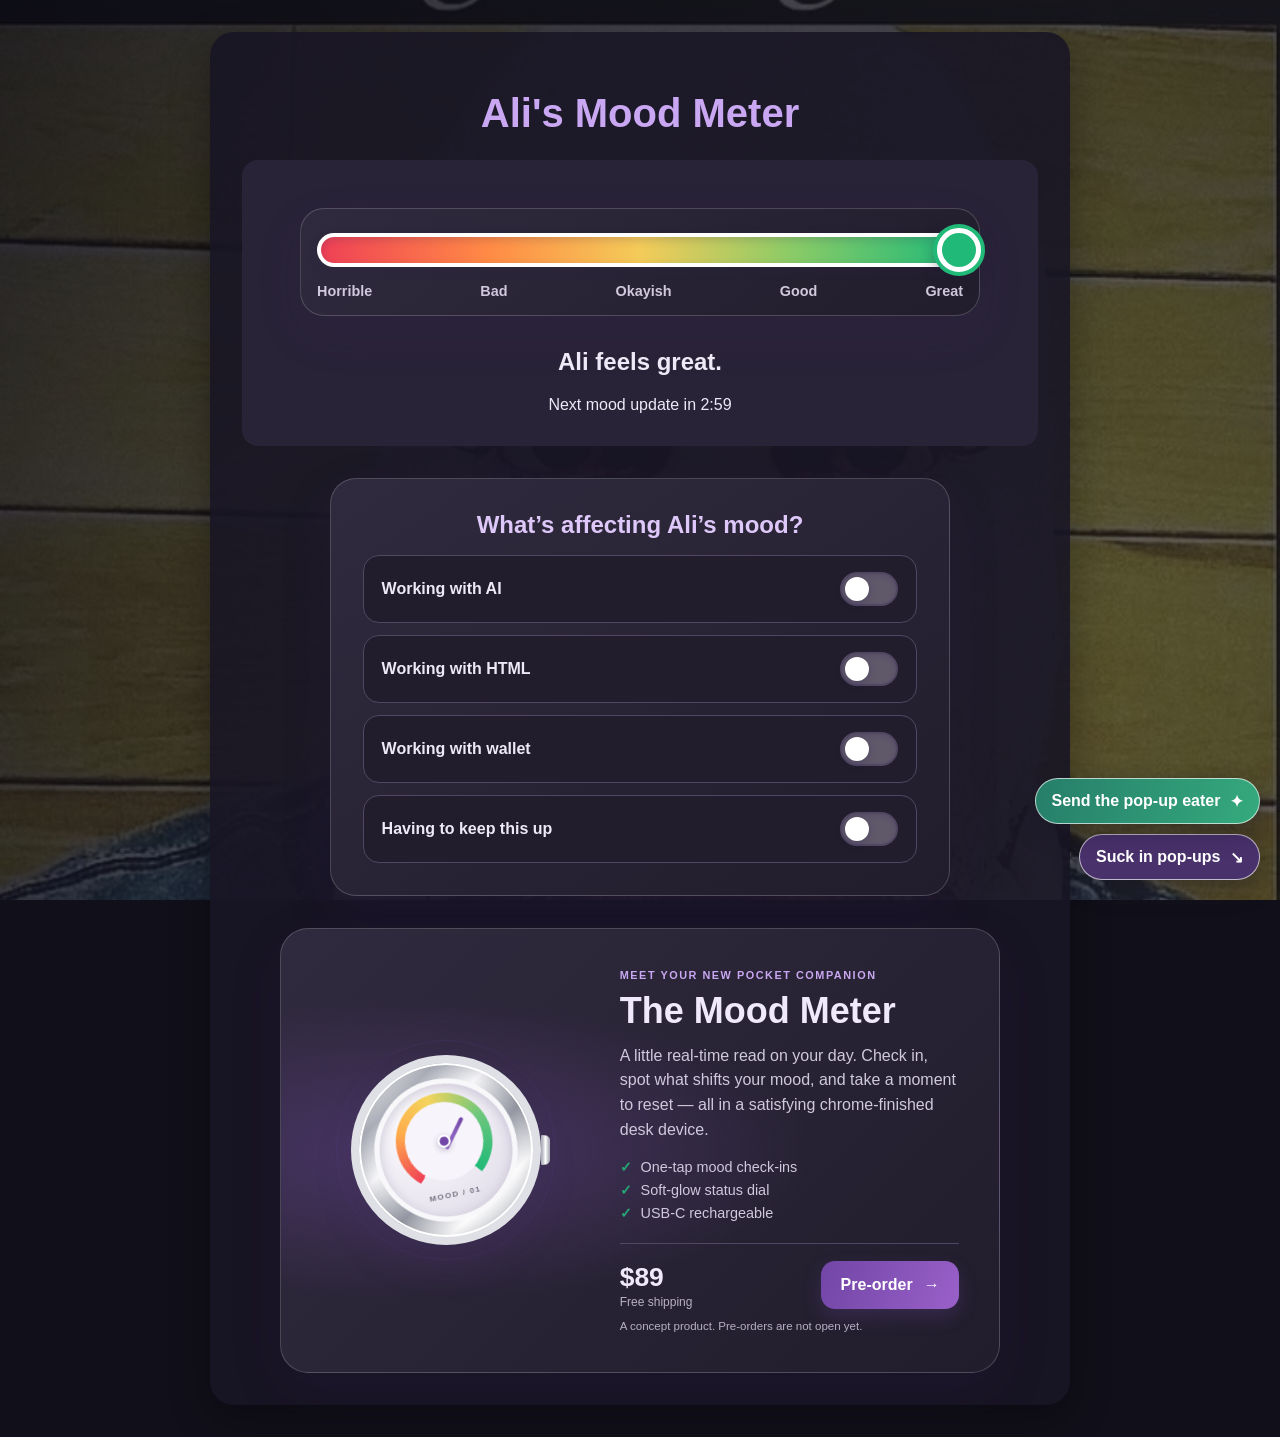
<file: index_html/index.html>
<!DOCTYPE html>
<html lang="en">
<head>
    <meta charset="UTF-8">
    <meta name="viewport" content="width=device-width, initial-scale=1.0">
    <title>Ali's Mood Meter</title>
    <link rel="stylesheet" href="css/style.css">
    <script src="js/mood-meter.js" defer></script>
    <script src="js/background-slideshow.js" defer></script>
    <script src="js/product.js" defer></script>
    <script src="js/time-theme.js" defer></script>
</head>
<body>
    <div class="background-slideshow" aria-hidden="true">
        <img id="background-a" class="background-image is-visible" alt="">
        <img id="background-b" class="background-image" alt="">
        <div class="background-shade"></div>
    </div>

    <main class="container">
        <h1>Ali's Mood Meter</h1>
        <section class="mood-display">
            <div
                id="mood-meter"
                class="mood-meter"
                role="meter"
                aria-label="Ali's mood"
                aria-valuemin="0"
                aria-valuemax="4"
                aria-valuenow="2"
                aria-valuetext="Okayish"
            >
                <div class="mood-meter-track">
                    <span id="mood-marker" class="mood-meter-marker"></span>
                </div>
                <div class="mood-meter-labels" aria-hidden="true">
                    <span>Horrible</span>
                    <span>Bad</span>
                    <span>Okayish</span>
                    <span>Good</span>
                    <span>Great</span>
                </div>
            </div>
            <h2 id="mood-message">Loading mood...</h2>
            <p>Next mood update in <span id="mood-countdown">3:00</span></p>
        </section>

        <section class="mood-controls" aria-labelledby="controls-title">
            <h2 id="controls-title">What’s affecting Ali’s mood?</h2>

            <label class="mood-switch">
                <span>Working with AI</span>
                <input class="mood-toggle" type="checkbox">
                <span class="switch-track" aria-hidden="true"></span>
            </label>

            <label class="mood-switch">
                <span>Working with HTML</span>
                <input class="mood-toggle" type="checkbox">
                <span class="switch-track" aria-hidden="true"></span>
            </label>

            <label class="mood-switch">
                <span>Working with wallet</span>
                <input class="mood-toggle" type="checkbox">
                <span class="switch-track" aria-hidden="true"></span>
            </label>

            <label class="mood-switch">
                <span>Having to keep this up</span>
                <input class="mood-toggle" type="checkbox">
                <span class="switch-track" aria-hidden="true"></span>
            </label>
        </section>

        <section class="product-card" aria-labelledby="product-title">
            <div class="product-visual" aria-hidden="true">
                <div class="device">
                    <div class="device-screen">
                        <div class="device-dial">
                            <span class="dial-needle"></span>
                            <span class="dial-hub"></span>
                        </div>
                        <span class="device-caption">MOOD / 01</span>
                    </div>
                    <div class="device-button"></div>
                </div>
                <span class="product-orbit product-orbit--one"></span>
                <span class="product-orbit product-orbit--two"></span>
            </div>

            <div class="product-copy">
                <p class="product-eyebrow">MEET YOUR NEW POCKET COMPANION</p>
                <h2 id="product-title">The Mood Meter</h2>
                <p class="product-description">
                    A little real-time read on your day. Check in, spot what shifts your mood,
                    and take a moment to reset — all in a satisfying chrome-finished desk device.
                </p>
                <ul class="product-features">
                    <li>One-tap mood check-ins</li>
                    <li>Soft-glow status dial</li>
                    <li>USB-C rechargeable</li>
                </ul>
                <div class="product-purchase">
                    <div>
                        <span class="product-price">$89</span>
                        <span class="product-shipping">Free shipping</span>
                    </div>
                    <button class="product-cta" id="preorder-button" type="button">
                        Pre-order
                        <span aria-hidden="true">→</span>
                    </button>
                </div>
                <p class="product-note">A concept product. Pre-orders are not open yet.</p>
            </div>
        </section>
    </main>

    <dialog class="product-dialog" id="product-dialog" aria-labelledby="dialog-title">
        <button class="dialog-close" id="dialog-close" type="button" aria-label="Close">×</button>
        <p class="product-eyebrow">THANKS FOR YOUR INTEREST</p>
        <h2 id="dialog-title">Coming soon-ish.</h2>
        <p>The Mood Meter is a concept device, so checkout isn't connected and no payment will be taken.</p>
        <button class="dialog-confirm" id="dialog-confirm" type="button">Got it</button>
    </dialog>

    <div id="photo-popups" class="photo-popups" aria-live="polite">
        <button id="suck-popups" class="popup-vacuum" type="button">
            Suck in pop-ups <span aria-hidden="true">↘</span>
        </button>
        <button id="eater-button" class="popup-eater-button" type="button">
            Send the pop-up eater <span aria-hidden="true">✦</span>
        </button>
        <span id="eater-status" class="visually-hidden" aria-live="polite"></span>
    </div>
</body>
</html>
</file>
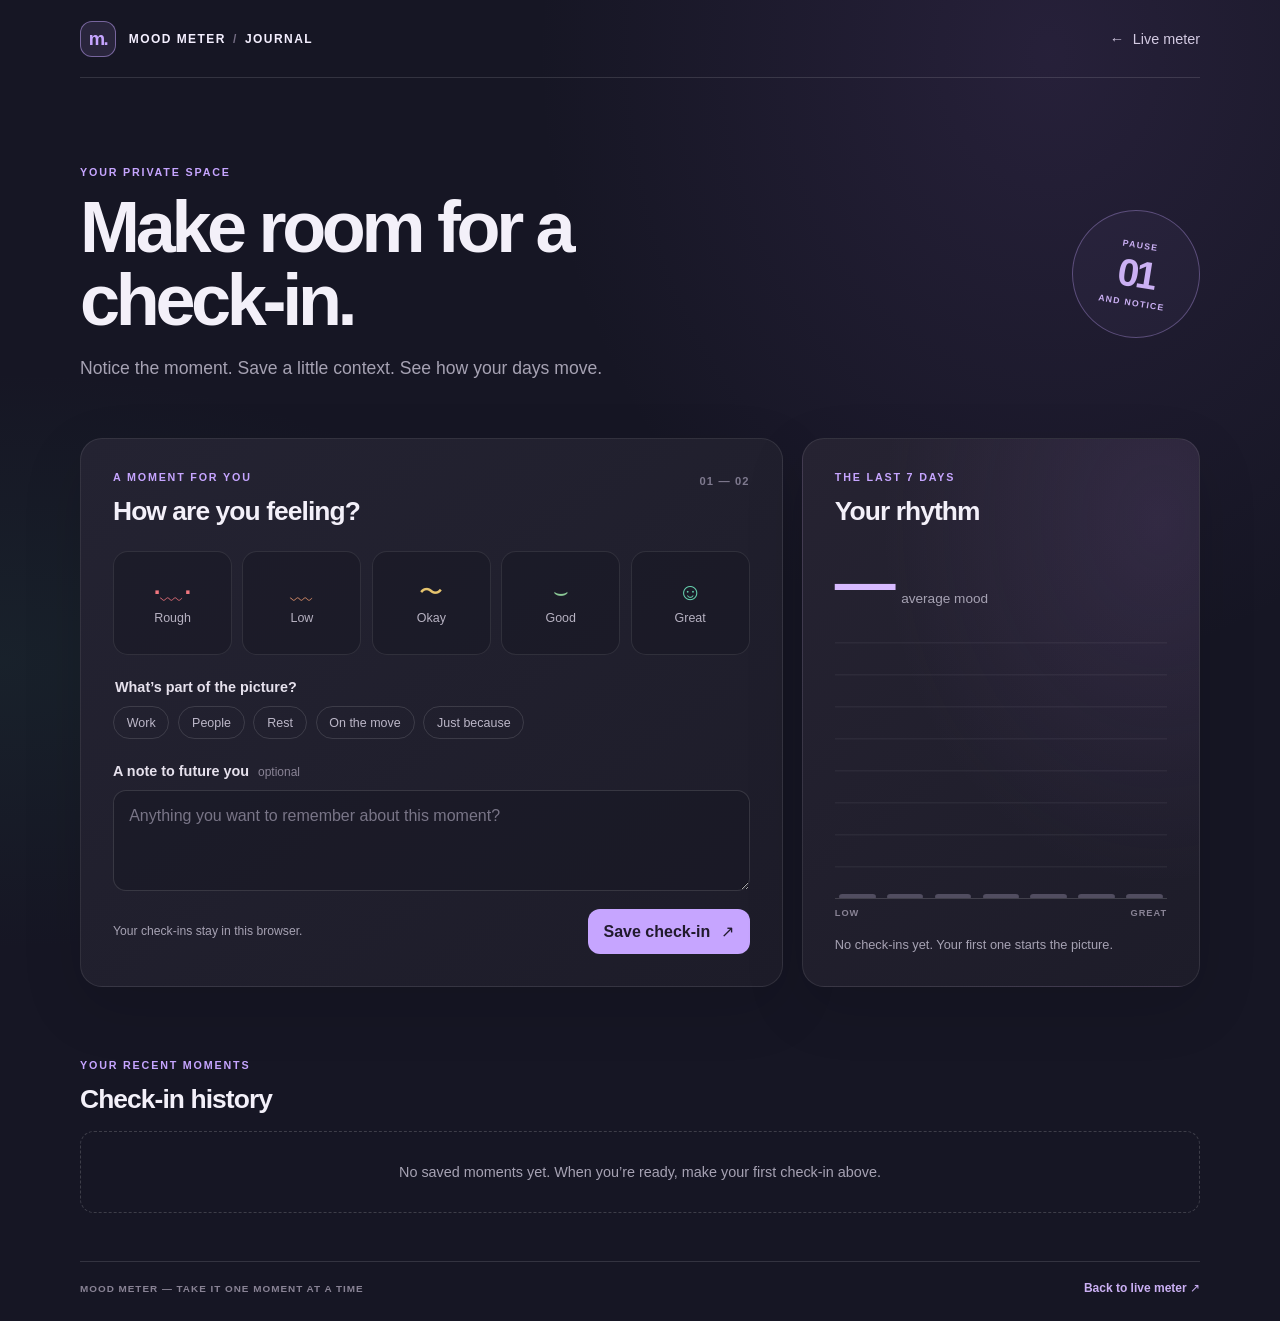
<file: dashboard.html>
<!DOCTYPE html>
<html lang="en">
<head>
    <meta charset="UTF-8">
    <meta name="viewport" content="width=device-width, initial-scale=1.0">
    <meta name="theme-color" content="#161624">
    <title>Mood Journal · Ali's Mood Meter</title>
    <link rel="stylesheet" href="css/dashboard.css">
    <script src="js/dashboard.js" defer></script>
</head>
<body>
    <main class="journal-shell">
        <header class="journal-header">
            <a class="brand" href="index.html" aria-label="Ali's Mood Meter home">
                <span class="brand-mark" aria-hidden="true">m.</span>
                <span>MOOD METER <span class="brand-divider">/</span> JOURNAL</span>
            </a>
            <a class="back-link" href="index.html"><span aria-hidden="true">←</span> Live meter</a>
        </header>

        <section class="welcome" aria-labelledby="welcome-title">
            <div>
                <p class="eyebrow">YOUR PRIVATE SPACE</p>
                <h1 id="welcome-title">Make room for a check-in.</h1>
                <p>Notice the moment. Save a little context. See how your days move.</p>
            </div>
            <div class="welcome-stamp" aria-hidden="true">
                <span>PAUSE</span>
                <strong>01</strong>
                <span>AND NOTICE</span>
            </div>
        </section>

        <div class="journal-grid">
            <section class="checkin-card" aria-labelledby="checkin-title">
                <div class="section-heading">
                    <div>
                        <p class="eyebrow">A MOMENT FOR YOU</p>
                        <h2 id="checkin-title">How are you feeling?</h2>
                    </div>
                    <span class="step-number">01 — 02</span>
                </div>

                <form id="mood-form">
                    <fieldset class="mood-picker">
                        <legend class="visually-hidden">Choose how you feel</legend>
                        <label class="mood-choice mood-choice--low">
                            <input type="radio" name="mood" value="0" required>
                            <span class="mood-face" aria-hidden="true">·﹏·</span>
                            <span>Rough</span>
                        </label>
                        <label class="mood-choice mood-choice--down">
                            <input type="radio" name="mood" value="1">
                            <span class="mood-face" aria-hidden="true">﹏</span>
                            <span>Low</span>
                        </label>
                        <label class="mood-choice mood-choice--okay">
                            <input type="radio" name="mood" value="2">
                            <span class="mood-face" aria-hidden="true">〜</span>
                            <span>Okay</span>
                        </label>
                        <label class="mood-choice mood-choice--good">
                            <input type="radio" name="mood" value="3">
                            <span class="mood-face" aria-hidden="true">⌣</span>
                            <span>Good</span>
                        </label>
                        <label class="mood-choice mood-choice--great">
                            <input type="radio" name="mood" value="4">
                            <span class="mood-face" aria-hidden="true">☺</span>
                            <span>Great</span>
                        </label>
                    </fieldset>

                    <fieldset class="context-picker">
                        <legend>What’s part of the picture?</legend>
                        <label><input type="checkbox" name="context" value="Work"> <span>Work</span></label>
                        <label><input type="checkbox" name="context" value="People"> <span>People</span></label>
                        <label><input type="checkbox" name="context" value="Rest"> <span>Rest</span></label>
                        <label><input type="checkbox" name="context" value="On the move"> <span>On the move</span></label>
                        <label><input type="checkbox" name="context" value="Just because"> <span>Just because</span></label>
                    </fieldset>

                    <label class="note-label" for="mood-note">A note to future you <span>optional</span></label>
                    <textarea id="mood-note" name="note" rows="3" maxlength="240" placeholder="Anything you want to remember about this moment?"></textarea>

                    <div class="form-footer">
                        <p id="form-status" role="status" aria-live="polite">Your check-ins stay in this browser.</p>
                        <button class="save-button" type="submit">Save check-in <span aria-hidden="true">↗</span></button>
                    </div>
                </form>
            </section>

            <aside class="insight-card" aria-labelledby="insight-title">
                <p class="eyebrow">THE LAST 7 DAYS</p>
                <h2 id="insight-title">Your rhythm</h2>
                <div class="average-score">
                    <strong id="weekly-average">—</strong>
                    <span>average mood</span>
                </div>
                <div class="weekly-chart" id="weekly-chart" aria-label="Mood check-ins from the last seven days"></div>
                <div class="chart-labels" aria-hidden="true">
                    <span>LOW</span>
                    <span>GREAT</span>
                </div>
                <p class="insight-caption" id="weekly-count">No check-ins yet. Your first one starts the picture.</p>
            </aside>
        </div>

        <section class="history-section" aria-labelledby="history-title">
            <div class="history-heading">
                <div>
                    <p class="eyebrow">YOUR RECENT MOMENTS</p>
                    <h2 id="history-title">Check-in history</h2>
                </div>
                <button class="clear-button" id="clear-history" type="button" hidden>Clear history</button>
            </div>
            <ol class="history-list" id="history-list"></ol>
            <p class="empty-state" id="empty-state">No saved moments yet. When you’re ready, make your first check-in above.</p>
        </section>

        <footer class="journal-footer">
            <span>MOOD METER — TAKE IT ONE MOMENT AT A TIME</span>
            <a href="index.html">Back to live meter <span aria-hidden="true">↗</span></a>
        </footer>
    </main>
</body>
</html>
</file>
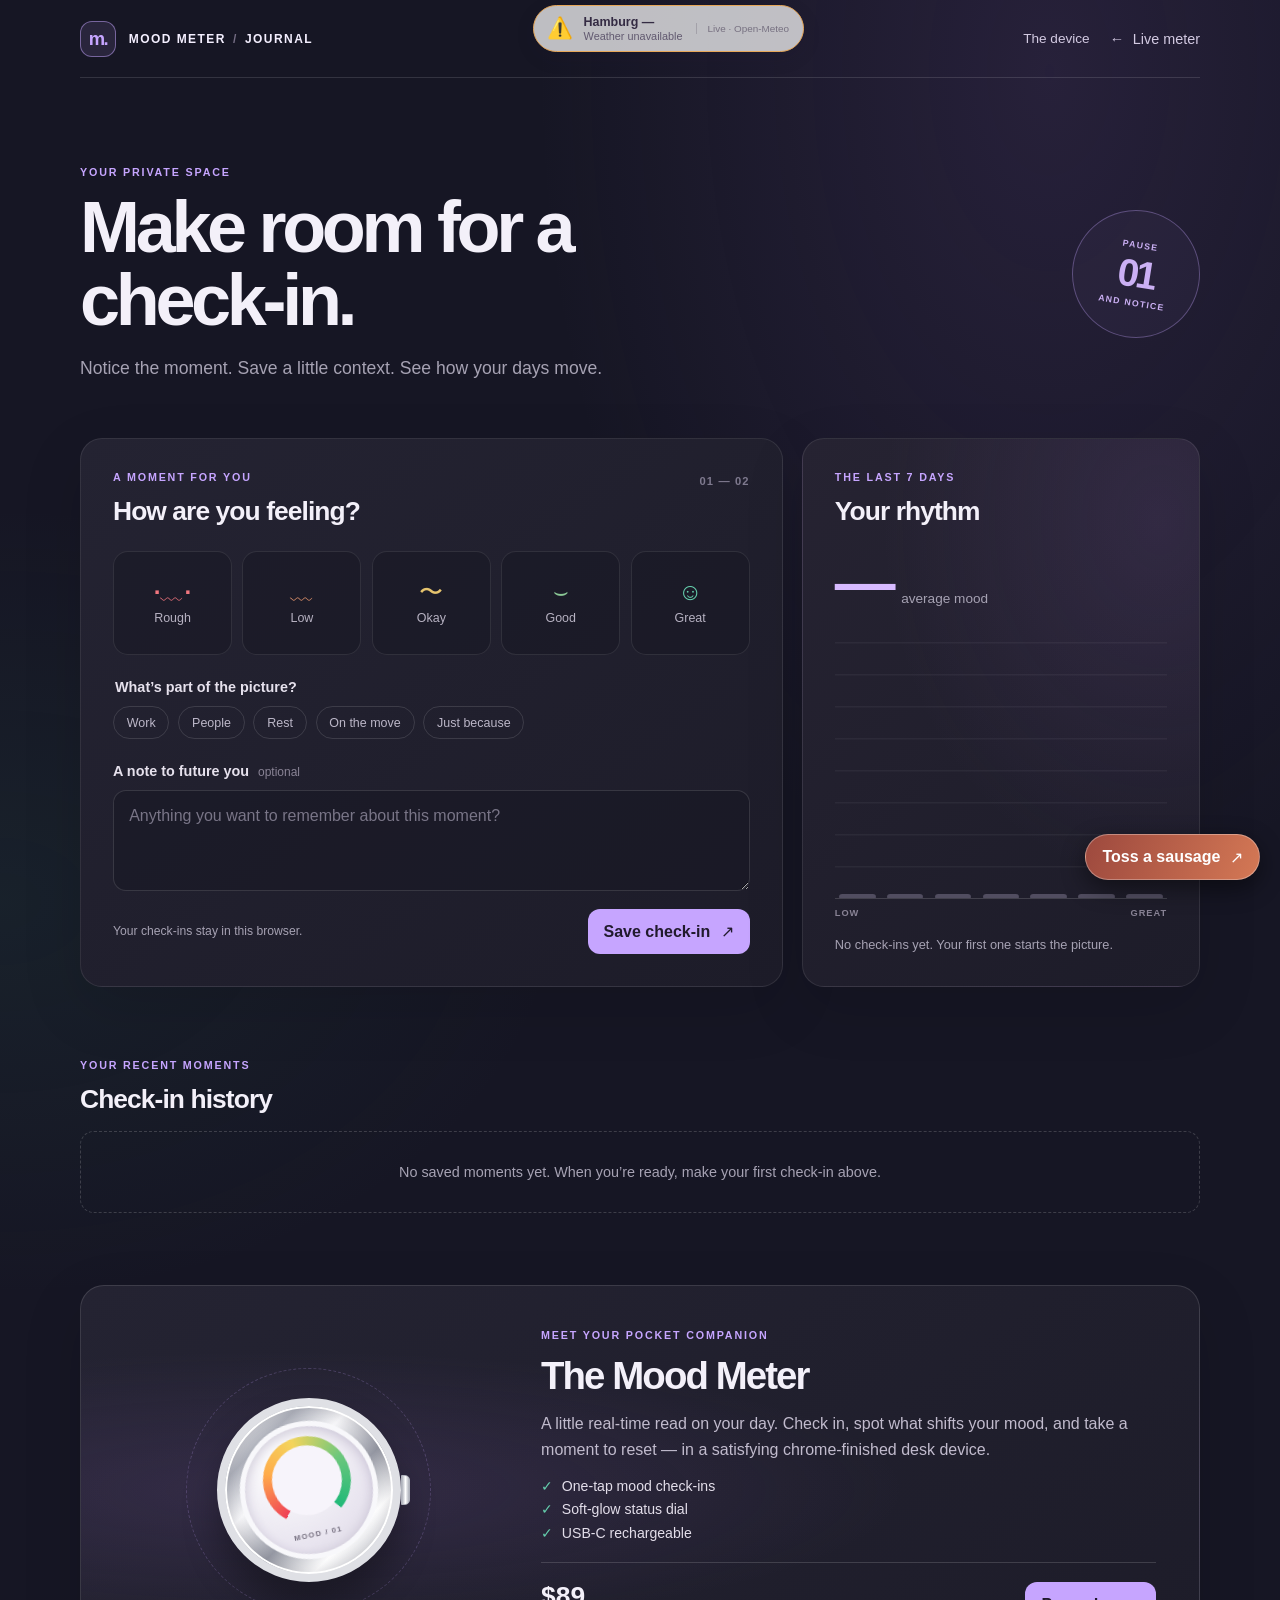
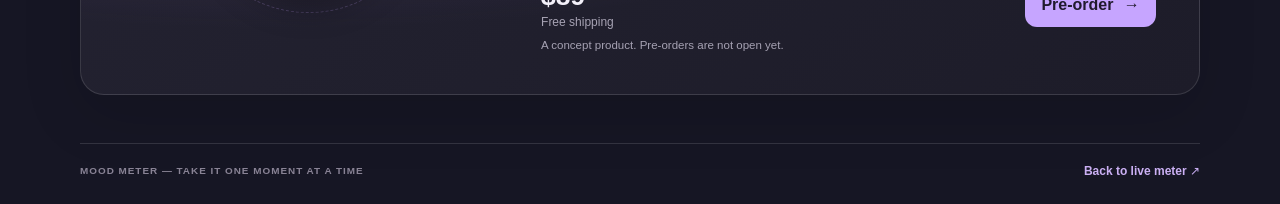
<file: index_html/dashboard.html>
<!DOCTYPE html>
<html lang="en">
<head>
    <meta charset="UTF-8">
    <meta name="viewport" content="width=device-width, initial-scale=1.0">
    <meta name="theme-color" content="#161624">
    <title>Mood Journal · Ali's Mood Meter</title>
    <link rel="stylesheet" href="css/dashboard.css">
    <link rel="stylesheet" href="css/weather.css">
    <script src="js/dashboard.js" defer></script>
    <script src="js/weather.js" defer></script>
</head>
<body>
    <main class="journal-shell">
        <header class="journal-header">
            <a class="brand" href="index.html" aria-label="Ali's Mood Meter home">
                <span class="brand-mark" aria-hidden="true">m.</span>
                <span>MOOD METER <span class="brand-divider">/</span> JOURNAL</span>
            </a>
            <div class="weather-widget" id="weather-widget" aria-live="polite">
                <span class="weather-icon" id="weather-icon" aria-hidden="true">⛅</span>
                <span class="weather-copy">
                    <strong>Hamburg <span id="weather-temperature">—</span></strong>
                    <span id="weather-description">Loading local weather…</span>
                </span>
                <span class="weather-source">Live · Open-Meteo</span>
            </div>
            <nav class="journal-nav" aria-label="Site pages">
                <a class="product-nav-link" href="#mood-meter-product">The device</a>
                <a class="back-link" href="index.html"><span aria-hidden="true">←</span> Live meter</a>
            </nav>
        </header>

        <section class="welcome" aria-labelledby="welcome-title">
            <div>
                <p class="eyebrow">YOUR PRIVATE SPACE</p>
                <h1 id="welcome-title">Make room for a check-in.</h1>
                <p>Notice the moment. Save a little context. See how your days move.</p>
            </div>
            <div class="welcome-stamp" aria-hidden="true">
                <span>PAUSE</span>
                <strong>01</strong>
                <span>AND NOTICE</span>
            </div>
        </section>

        <div class="journal-grid">
            <section class="checkin-card" aria-labelledby="checkin-title">
                <div class="section-heading">
                    <div>
                        <p class="eyebrow">A MOMENT FOR YOU</p>
                        <h2 id="checkin-title">How are you feeling?</h2>
                    </div>
                    <span class="step-number">01 — 02</span>
                </div>

                <form id="mood-form">
                    <fieldset class="mood-picker">
                        <legend class="visually-hidden">Choose how you feel</legend>
                        <label class="mood-choice mood-choice--low">
                            <input type="radio" name="mood" value="0" required>
                            <span class="mood-face" aria-hidden="true">·﹏·</span>
                            <span>Rough</span>
                        </label>
                        <label class="mood-choice mood-choice--down">
                            <input type="radio" name="mood" value="1">
                            <span class="mood-face" aria-hidden="true">﹏</span>
                            <span>Low</span>
                        </label>
                        <label class="mood-choice mood-choice--okay">
                            <input type="radio" name="mood" value="2">
                            <span class="mood-face" aria-hidden="true">〜</span>
                            <span>Okay</span>
                        </label>
                        <label class="mood-choice mood-choice--good">
                            <input type="radio" name="mood" value="3">
                            <span class="mood-face" aria-hidden="true">⌣</span>
                            <span>Good</span>
                        </label>
                        <label class="mood-choice mood-choice--great">
                            <input type="radio" name="mood" value="4">
                            <span class="mood-face" aria-hidden="true">☺</span>
                            <span>Great</span>
                        </label>
                    </fieldset>

                    <fieldset class="context-picker">
                        <legend>What’s part of the picture?</legend>
                        <label><input type="checkbox" name="context" value="Work"> <span>Work</span></label>
                        <label><input type="checkbox" name="context" value="People"> <span>People</span></label>
                        <label><input type="checkbox" name="context" value="Rest"> <span>Rest</span></label>
                        <label><input type="checkbox" name="context" value="On the move"> <span>On the move</span></label>
                        <label><input type="checkbox" name="context" value="Just because"> <span>Just because</span></label>
                    </fieldset>

                    <label class="note-label" for="mood-note">A note to future you <span>optional</span></label>
                    <textarea id="mood-note" name="note" rows="3" maxlength="240" placeholder="Anything you want to remember about this moment?"></textarea>

                    <div class="form-footer">
                        <p id="form-status" role="status" aria-live="polite">Your check-ins stay in this browser.</p>
                        <button class="save-button" type="submit">Save check-in <span aria-hidden="true">↗</span></button>
                    </div>
                </form>
            </section>

            <aside class="insight-card" aria-labelledby="insight-title">
                <p class="eyebrow">THE LAST 7 DAYS</p>
                <h2 id="insight-title">Your rhythm</h2>
                <div class="average-score">
                    <strong id="weekly-average">—</strong>
                    <span>average mood</span>
                </div>
                <div class="weekly-chart" id="weekly-chart" aria-label="Mood check-ins from the last seven days"></div>
                <div class="chart-labels" aria-hidden="true">
                    <span>LOW</span>
                    <span>GREAT</span>
                </div>
                <p class="insight-caption" id="weekly-count">No check-ins yet. Your first one starts the picture.</p>
            </aside>
        </div>

        <section class="history-section" aria-labelledby="history-title">
            <div class="history-heading">
                <div>
                    <p class="eyebrow">YOUR RECENT MOMENTS</p>
                    <h2 id="history-title">Check-in history</h2>
                </div>
                <button class="clear-button" id="clear-history" type="button" hidden>Clear history</button>
            </div>
            <ol class="history-list" id="history-list"></ol>
            <p class="empty-state" id="empty-state">No saved moments yet. When you’re ready, make your first check-in above.</p>
        </section>

        <section class="journal-product" id="mood-meter-product" aria-labelledby="journal-product-title">
            <div class="journal-product-visual" aria-hidden="true">
                <div class="journal-device">
                    <div class="journal-device-screen">
                        <div class="journal-device-dial"></div>
                        <span>MOOD / 01</span>
                    </div>
                    <i class="journal-device-button"></i>
                </div>
                <span class="journal-product-orbit"></span>
            </div>
            <div class="journal-product-copy">
                <p class="eyebrow">MEET YOUR POCKET COMPANION</p>
                <h2 id="journal-product-title">The Mood Meter</h2>
                <p>A little real-time read on your day. Check in, spot what shifts your mood, and take a moment to reset — in a satisfying chrome-finished desk device.</p>
                <ul>
                    <li>One-tap mood check-ins</li>
                    <li>Soft-glow status dial</li>
                    <li>USB-C rechargeable</li>
                </ul>
                <div class="journal-product-purchase">
                    <div>
                        <strong>$89</strong>
                        <span>Free shipping</span>
                    </div>
                    <button class="save-button" id="preorder-button" type="button">Pre-order <span aria-hidden="true">→</span></button>
                </div>
                <p class="journal-product-note">A concept product. Pre-orders are not open yet.</p>
            </div>
        </section>

        <footer class="journal-footer">
            <span>MOOD METER — TAKE IT ONE MOMENT AT A TIME</span>
            <a href="index.html">Back to live meter <span aria-hidden="true">↗</span></a>
        </footer>
    </main>
    <button class="sausage-launch" id="sausage-launch" type="button">
        Toss a sausage <span aria-hidden="true">↗</span>
    </button>
    <span class="visually-hidden" id="sausage-status" role="status" aria-live="polite"></span>
    <div class="sausage-layer" id="sausage-layer" aria-hidden="true"></div>
    <dialog class="journal-product-dialog" id="product-dialog" aria-labelledby="dialog-title">
        <button class="journal-dialog-close" id="dialog-close" type="button" aria-label="Close">×</button>
        <p class="eyebrow">THANKS FOR YOUR INTEREST</p>
        <h2 id="dialog-title">Coming soon-ish.</h2>
        <p>The Mood Meter is a concept device, so checkout isn't connected and no payment will be taken.</p>
        <button class="save-button" id="dialog-confirm" type="button">Got it</button>
    </dialog>
    <div class="weather-effects" aria-hidden="true"></div>
    <script src="js/product.js" defer></script>
    <script src="js/sausages.js" defer></script>
</body>
</html>
</file>
<file: index_html/css/style.css>
* {
    box-sizing: border-box;
}

body {
    margin: 0;
    min-height: 100vh;
    display: grid;
    place-items: center;
    font-family: Arial, sans-serif;
    color: #25213b;
    background: #171522;
}

.background-slideshow {
    position: fixed;
    inset: 0;
    z-index: 0;
    overflow: hidden;
    pointer-events: none;
}

.background-image {
    position: absolute;
    inset: 0;
    width: 100%;
    height: 100%;
    object-fit: cover;
    opacity: 0;
    transform: scale(1.04);
    transition: opacity 3s ease-in-out, transform 12s ease;
}

.background-image.is-visible {
    opacity: 1;
    transform: scale(1);
}

.background-shade {
    position: absolute;
    inset: 0;
    background: linear-gradient(135deg, #17152288, #17152255);
}

/* Keep the page content above the background. */
body > :not(.background-slideshow):not(.photo-popups) {
    position: relative;
    z-index: 1;
}

.container {
    width: min(92%, 860px);
    margin: 2rem 0;
    padding: clamp(1.25rem, 4vw, 2rem);
    text-align: center;
    background: rgb(255 255 255 / 82%);
    border-radius: 24px;
    box-shadow: 0 12px 40px #34245a25;
}

.photo-popups {
    position: fixed;
    inset: 0;
    z-index: 5;
    overflow: hidden;
    pointer-events: none;
}

.photo-popup {
    position: absolute;
    width: min(250px, calc(100vw - 24px));
    padding: 0.45rem;
    border: 1px solid #ffffff;
    border-radius: 12px;
    background: #fff;
    box-shadow: 0 10px 32px #17152270;
    pointer-events: auto;
    animation: popup-appear 220ms ease-out both;
}

.photo-popup--small {
    width: min(175px, calc(100vw - 24px));
}

.photo-popup--medium {
    width: min(215px, calc(100vw - 24px));
}

.photo-popup-titlebar {
    display: flex;
    align-items: center;
    justify-content: space-between;
    gap: 0.5rem;
    padding: 0 0.1rem 0.35rem 0.25rem;
    color: #49316b;
    font-size: 0.8rem;
    font-weight: 700;
}

.photo-popup-close {
    width: 1.5rem;
    height: 1.5rem;
    padding: 0;
    border: 0;
    border-radius: 50%;
    background: #f3edfb;
    color: #49316b;
    font-size: 1.2rem;
    line-height: 1;
    cursor: pointer;
}

.photo-popup-close:hover,
.photo-popup-close:focus-visible {
    background: #e4d7f4;
}

.photo-popup img {
    display: block;
    width: 100%;
    height: 115px;
    border-radius: 7px;
    object-fit: cover;
}

.photo-popup--small img {
    height: 85px;
}

.photo-popup--large img {
    height: 145px;
}

@keyframes popup-appear {
    from {
        opacity: 0;
        transform: scale(0.9);
    }

    to {
        opacity: 1;
        transform: scale(1);
    }
}

h1 {
    color: #7146a6;
}

.page-navigation {
    display: flex;
    justify-content: center;
    margin: -0.75rem 0 1.5rem;
}

.page-navigation a {
    display: inline-flex;
    align-items: center;
    gap: 0.5rem;
    padding: 0.65rem 1rem;
    border: 1px solid #d9c9ed;
    border-radius: 999px;
    background: #ffffffb8;
    color: #593582;
    font-size: 0.9rem;
    font-weight: 700;
    text-decoration: none;
    transition: background 180ms ease, transform 180ms ease;
}

.page-navigation a:hover {
    background: #f3edfb;
    transform: translateY(-2px);
}

.page-navigation a:focus-visible {
    outline: 3px solid #7146a6;
    outline-offset: 3px;
}

.mood-display,
.next-update {
    margin-top: 1.5rem;
    padding: 1rem;
    border-radius: 16px;
    background: #f3edfb;
}

#countdown {
    font-size: 1.5rem;
    font-weight: bold;
    color: #7146a6;
}

h1 {
    font-size: 2.5rem;
    margin-bottom: 20px;
}

.mood-meter {
    --mood-progress: 50%;
    --mood-color: #efb544;
    width: min(680px, 100%);
    margin: 2rem auto;
    padding: 1.5rem 1rem 1rem;
    border: 1px solid #ffffffaa;
    border-radius: 24px;
    background: linear-gradient(145deg, #ffffffe6, #f3edfbdf);
    box-shadow: 0 18px 45px #34245a20;
}

.mood-meter-track {
    position: relative;
    height: 34px;
    border: 4px solid white;
    border-radius: 30px;
    background: linear-gradient(
        90deg,
        #ef4056 0%,
        #ff8a45 26%,
        #f4cb59 50%,
        #8acb67 74%,
        #20b978 100%
    );
    box-shadow: inset 0 3px 8px #34245a30, 0 4px 12px #34245a16;
}

.mood-meter-marker {
    position: absolute;
    top: 50%;
    left: var(--mood-progress);
    width: 44px;
    height: 44px;
    border: 5px solid white;
    border-radius: 50%;
    background: var(--mood-color);
    box-shadow: 0 0 0 4px var(--mood-color), 0 5px 16px #211a3580;
    transform: translate(-50%, -50%);
    transition: left 900ms cubic-bezier(.2, .8, .2, 1),
                background-color 500ms ease,
                box-shadow 500ms ease;
}

.mood-meter-labels {
    display: flex;
    justify-content: space-between;
    gap: 0.25rem;
    margin-top: 1rem;
    color: #625a70;
    font-size: clamp(0.65rem, 2.5vw, 0.9rem);
    font-weight: 700;
}

.mood-meter-labels span {
    text-align: center;
}

@media (prefers-reduced-motion: reduce) {
    .mood-meter-marker,
    .photo-popup {
        transition: none;
        animation: none;
    }
}

.button {
    background-color: #007bff;
    color: white;
    border: none;
    border-radius: 5px;
    padding: 10px 20px;
    cursor: pointer;
    font-size: 1rem;
}

.button:hover {
    background-color: #0056b3;
}

.mood-controls {
    width: min(620px, 100%);
    margin: 2rem auto;
    padding: clamp(1.25rem, 4vw, 2rem);
    border: 1px solid #ffffffb8;
    border-radius: 26px;
    background: linear-gradient(145deg, #fff, #f3edff);
    box-shadow: 0 18px 50px #34245a25;
}

.mood-controls h2 {
    margin: 0 0 1rem;
    color: #49316b;
    text-align: center;
}

.mood-switch {
    display: flex;
    align-items: center;
    justify-content: space-between;
    gap: 1rem;
    margin-top: 0.75rem;
    padding: 1rem 1.1rem;
    border: 1px solid #e8def5;
    border-radius: 16px;
    background: #ffffffc9;
    color: #342b43;
    font-weight: 700;
    cursor: pointer;
    transition: transform 180ms ease, box-shadow 180ms ease;
}

.mood-switch:hover {
    transform: translateY(-2px);
    box-shadow: 0 8px 20px #7146a626;
}

.mood-switch input {
    position: absolute;
    width: 1px;
    height: 1px;
    opacity: 0;
}

.switch-track {
    position: relative;
    flex: 0 0 58px;
    height: 34px;
    border: 2px solid #ffffff;
    border-radius: 30px;
    background: #c9c4d2;
    box-shadow: inset 0 2px 5px #34245a30;
    transition: background 250ms ease, box-shadow 250ms ease;
}

.switch-track::after {
    content: "";
    position: absolute;
    top: 3px;
    left: 3px;
    width: 24px;
    height: 24px;
    border-radius: 50%;
    background: white;
    box-shadow: 0 2px 8px #34245a55;
    transition: transform 250ms cubic-bezier(.2, .8, .2, 1);
}

.mood-switch input:checked + .switch-track {
    background: linear-gradient(100deg, #ff5982, #ff9a55);
    box-shadow: 0 0 15px #ff598277;
    animation: switch-glow 1.5s ease-in-out infinite alternate;
}

.mood-switch input:checked + .switch-track::after {
    transform: translateX(24px);
}

.mood-switch input:focus-visible + .switch-track {
    outline: 3px solid #7146a6;
    outline-offset: 4px;
}

@keyframes switch-glow {
    from { box-shadow: 0 0 8px #ff598255; }
    to { box-shadow: 0 0 20px #ff5982aa; }
}

@media (prefers-reduced-motion: reduce) {
    .mood-switch,
    .switch-track,
    .switch-track::after {
        transition: none;
    }

    .mood-switch input:checked + .switch-track {
        animation: none;
    }
}

.product-card {
    display: grid;
    grid-template-columns: minmax(200px, 0.85fr) minmax(0, 1.15fr);
    align-items: center;
    gap: clamp(1.5rem, 5vw, 3rem);
    width: min(720px, 100%);
    margin: 2rem auto 0;
    padding: clamp(1.5rem, 5vw, 2.5rem);
    overflow: hidden;
    border: 1px solid #ffffffd9;
    border-radius: 28px;
    background:
        radial-gradient(ellipse at 18% 50%, #eadbff 0, transparent 48%),
        linear-gradient(135deg, #fff, #f8f5fc);
    box-shadow: 0 18px 50px #34245a25;
    text-align: left;
}

.product-visual {
    position: relative;
    display: grid;
    min-height: 250px;
    place-items: center;
    perspective: 700px;
}

.device {
    position: relative;
    z-index: 1;
    display: grid;
    width: 190px;
    height: 190px;
    place-items: center;
    transform-style: preserve-3d;
    border: 8px solid #dfe0e5;
    border-radius: 50%;
    background: linear-gradient(135deg, #fff 5%, #aeb1bb 22%, #f9f9fb 38%, #979aa5 58%, #fff 76%, #aeb1bb);
    box-shadow:
        inset 0 0 0 2px #ffffff,
        inset 0 0 18px #3c374533,
        0 22px 35px #49316b35;
    animation: device-spin 24s linear infinite;
}

.device::before {
    position: absolute;
    inset: 3px;
    border: 2px solid #ffffffa8;
    border-radius: 50%;
    background: linear-gradient(145deg, #aeb1bb, #f8f8fb 45%, #979aa5);
    box-shadow: inset 0 0 18px #3c374533;
    content: "";
    transform: translateZ(-12px) rotateY(180deg);
}

.device-screen {
    position: relative;
    z-index: 1;
    display: grid;
    width: 142px;
    height: 142px;
    place-items: center;
    border: 5px solid #f8f8fb;
    border-radius: 50%;
    background: radial-gradient(circle at 35% 25%, #fff, #e8e4ef 68%, #d2ceda);
    box-shadow: inset 0 4px 12px #34245a30;
    backface-visibility: hidden;
    transform: translateZ(5px) rotate(-12deg);
}

.device-dial {
    position: relative;
    width: 96px;
    height: 96px;
    border: 9px solid transparent;
    border-radius: 50%;
    background:
        linear-gradient(#f7f4fb, #f7f4fb) padding-box,
        conic-gradient(from 220deg, #ef4056 0deg, #ffab4a 70deg, #f4d45c 130deg, #6cc77c 205deg, #20b978 280deg, transparent 281deg) border-box;
    animation: none;
}

.dial-needle {
    position: absolute;
    top: 12px;
    left: calc(50% - 2px);
    width: 4px;
    height: 35px;
    border-radius: 4px;
    background: linear-gradient(#7146a6, #a277d3);
    transform: rotate(38deg);
    transform-origin: center 36px;
}

.dial-hub {
    position: absolute;
    top: 50%;
    left: 50%;
    width: 13px;
    height: 13px;
    border: 2px solid white;
    border-radius: 50%;
    background: #7146a6;
    box-shadow: 0 2px 6px #34245a50;
    transform: translate(-50%, -50%);
}

.device-caption {
    margin-top: -1.6rem;
    color: #777181;
    font-size: 0.5rem;
    font-weight: 800;
    letter-spacing: 0.16em;
}

.device-button {
    position: absolute;
    right: -17px;
    width: 9px;
    height: 30px;
    border: 1px solid #aeb1bb;
    border-radius: 0 5px 5px 0;
    background: linear-gradient(90deg, #aeb1bb, #fff, #aeb1bb);
}

.product-orbit {
    position: absolute;
    width: 220px;
    height: 220px;
    border: 1px solid #7146a626;
    border-radius: 50%;
}

.product-orbit--two {
    width: 260px;
    height: 260px;
    border-style: dashed;
    opacity: 0.7;
}

.product-eyebrow {
    margin: 0 0 0.55rem;
    color: #8056ad;
    font-size: 0.68rem;
    font-weight: 800;
    letter-spacing: 0.14em;
}

.product-copy h2 {
    margin: 0;
    color: #30243f;
    font-size: clamp(1.7rem, 4vw, 2.25rem);
}

.product-description {
    margin: 0.75rem 0 1rem;
    color: #625a70;
    line-height: 1.55;
}

.product-features {
    display: grid;
    gap: 0.45rem;
    margin: 0;
    padding: 0;
    color: #494252;
    font-size: 0.9rem;
    list-style: none;
}

.product-features li::before {
    content: "✓";
    margin-right: 0.55rem;
    color: #27a675;
    font-weight: 800;
}

.product-purchase {
    display: flex;
    align-items: center;
    justify-content: space-between;
    gap: 1rem;
    margin-top: 1.35rem;
    padding-top: 1.1rem;
    border-top: 1px solid #e8e0f0;
}

.product-price {
    display: block;
    color: #30243f;
    font-size: 1.65rem;
    font-weight: 800;
}

.product-shipping {
    display: block;
    margin-top: 0.1rem;
    color: #777181;
    font-size: 0.75rem;
}

.product-cta,
.dialog-confirm {
    display: inline-flex;
    align-items: center;
    justify-content: center;
    gap: 0.7rem;
    min-height: 48px;
    padding: 0.75rem 1.2rem;
    border: 0;
    border-radius: 14px;
    background: linear-gradient(110deg, #7146a6, #9a60c9);
    box-shadow: 0 8px 18px #7146a640;
    color: white;
    font: inherit;
    font-weight: 800;
    cursor: pointer;
    transition: transform 180ms ease, box-shadow 180ms ease;
}

.product-cta:hover,
.dialog-confirm:hover {
    box-shadow: 0 11px 22px #7146a655;
    transform: translateY(-2px);
}

.product-cta:focus-visible,
.dialog-confirm:focus-visible,
.dialog-close:focus-visible {
    outline: 3px solid #7146a6;
    outline-offset: 3px;
}

.product-note {
    margin: 0.65rem 0 0;
    color: #777181;
    font-size: 0.72rem;
}

.product-dialog {
    position: relative;
    width: min(420px, calc(100% - 2rem));
    padding: 2rem;
    border: 1px solid #ffffff;
    border-radius: 24px;
    background: linear-gradient(145deg, #fff, #f3edfb);
    box-shadow: 0 24px 80px #17152266;
    color: #494252;
}

.product-dialog::backdrop {
    background: #17152299;
    backdrop-filter: blur(4px);
}

.product-dialog h2 {
    margin: 0;
    color: #30243f;
}

.product-dialog p:not(.product-eyebrow) {
    line-height: 1.55;
}

.dialog-close {
    position: absolute;
    top: 0.8rem;
    right: 0.8rem;
    width: 2rem;
    height: 2rem;
    border: 0;
    border-radius: 50%;
    background: #e9e1f2;
    color: #49316b;
    font-size: 1.4rem;
    cursor: pointer;
}

.dialog-confirm {
    width: 100%;
    margin-top: 0.4rem;
}

@keyframes dial-spin {
    to {
        transform: rotate(360deg);
    }
}

@keyframes device-spin {
    from {
        transform: rotateX(8deg) rotateY(0deg) rotateZ(-8deg);
    }

    to {
        transform: rotateX(8deg) rotateY(360deg) rotateZ(-8deg);
    }
}

@media (max-width: 620px) {
    .product-card {
        grid-template-columns: 1fr;
        gap: 1rem;
        text-align: center;
    }

    .product-visual {
        min-height: 220px;
    }

    .product-purchase {
        text-align: left;
    }
}

@media (prefers-reduced-motion: reduce) {
    .device {
        animation: none;
    }
}

.popup-vacuum {
    position: fixed;
    right: 1.25rem;
    bottom: 1.25rem;
    display: inline-flex;
    align-items: center;
    gap: 0.6rem;
    min-height: 46px;
    padding: 0.7rem 1rem;
    border: 1px solid #ffffffa8;
    border-radius: 999px;
    background: #49316b;
    box-shadow: 0 8px 24px #17152266;
    color: white;
    font: inherit;
    font-weight: 700;
    cursor: pointer;
    pointer-events: auto;
    transition: background 180ms ease, transform 180ms ease;
}

.popup-vacuum:hover:not(:disabled) {
    background: #7146a6;
    transform: translateY(-2px);
}

.popup-vacuum:focus-visible {
    outline: 3px solid #ffffff;
    outline-offset: 3px;
}

.popup-vacuum:disabled {
    cursor: wait;
}

.popup-eater-button {
    position: fixed;
    right: 1.25rem;
    bottom: 4.75rem;
    display: inline-flex;
    align-items: center;
    gap: 0.6rem;
    min-height: 46px;
    padding: 0.7rem 1rem;
    border: 1px solid #ffffffa8;
    border-radius: 999px;
    background: linear-gradient(110deg, #267e69, #35aa7e);
    box-shadow: 0 8px 24px #17152266;
    color: white;
    font: inherit;
    font-weight: 700;
    cursor: pointer;
    pointer-events: auto;
    transition: filter 180ms ease, transform 180ms ease;
}

.popup-eater-button:hover:not(:disabled) {
    filter: brightness(1.1);
    transform: translateY(-2px);
}

.popup-eater-button:focus-visible {
    outline: 3px solid #ffffff;
    outline-offset: 3px;
}

.popup-eater-button:disabled {
    cursor: wait;
}

.popup-eater {
    position: fixed;
    z-index: 1;
    display: grid;
    width: 58px;
    height: 54px;
    place-items: center;
    border: 3px solid #efffd1;
    border-radius: 48% 52% 46% 54%;
    background: radial-gradient(circle at 35% 25%, #faffd8, #b6e96a 62%, #75bd55);
    box-shadow: 0 8px 18px #17152255, inset 0 -5px 8px #407d3650;
    pointer-events: none;
    transition: left 720ms cubic-bezier(.22, .72, .24, 1),
                top 720ms cubic-bezier(.22, .72, .24, 1);
}

.popup-eater-face {
    display: grid;
    justify-items: center;
    gap: 5px;
    transform: translateY(2px);
}

.popup-eater-eyes {
    position: relative;
    display: block;
    width: 23px;
    height: 9px;
}

.popup-eater-eyes::before,
.popup-eater-eyes::after {
    position: absolute;
    top: 0;
    width: 8px;
    height: 9px;
    border-radius: 50%;
    background: #28374a;
    box-shadow: inset 2px 1px 0 #ffffff;
    content: "";
}

.popup-eater-eyes::before {
    left: 1px;
}

.popup-eater-eyes::after {
    right: 1px;
}

.popup-eater-mouth {
    display: block;
    width: 10px;
    height: 5px;
    border-bottom: 2px solid #526b39;
    border-radius: 50%;
}

.popup-eater-feet {
    position: absolute;
    bottom: -7px;
    left: 10px;
    width: 12px;
    height: 8px;
    border-radius: 0 0 8px 8px;
    background: #f5a64a;
    box-shadow: 23px 0 #f5a64a;
}

.popup-eater.is-facing-left {
    transform: scaleX(-1);
}

.popup-eater.is-climbing {
    animation: eater-climb 180ms ease-in-out infinite alternate;
}

.popup-eater.is-eating .popup-eater-mouth {
    width: 12px;
    height: 10px;
    border: 2px solid #526b39;
    border-radius: 50%;
    background: #e87863;
    animation: eater-chew 150ms ease-in-out infinite alternate;
}

.photo-popup.is-being-eaten {
    animation: popup-being-eaten 520ms ease-in forwards;
    pointer-events: none;
}

@keyframes eater-climb {
    to {
        margin-top: -6px;
        rotate: 8deg;
    }
}

@keyframes eater-chew {
    to {
        scale: 0.75 1.2;
    }
}

@keyframes popup-being-eaten {
    to {
        opacity: 0;
        transform: scale(0.08) rotate(-8deg);
        filter: blur(5px);
    }
}

.photo-popup.is-sucking {
    animation: popup-suck 650ms cubic-bezier(.55, 0, .9, .35) forwards;
    pointer-events: none;
}

@keyframes popup-suck {
    to {
        opacity: 0;
        transform: translate(var(--suck-x), var(--suck-y)) scale(0.06) rotate(12deg);
    }
}

body.dark-mode {
    color: #eee9f6;
    background: #11101a;
}

body.dark-mode .background-shade {
    background: linear-gradient(135deg, #090812d9, #11101a99);
}

body.dark-mode .container {
    background: rgb(25 22 37 / 90%);
    box-shadow: 0 12px 40px #00000055;
}

body.dark-mode h1 {
    color: #c9a7f2;
}

body.dark-mode .mood-display,
body.dark-mode .next-update {
    background: #292338;
}

body.dark-mode .mood-meter {
    border-color: #ffffff2e;
    background: linear-gradient(145deg, #302a3e, #211d2c);
}

body.dark-mode .mood-meter-labels {
    color: #d0c8dc;
}

body.dark-mode .mood-controls {
    border-color: #ffffff2e;
    background: linear-gradient(145deg, #302a3e, #211d2c);
}

body.dark-mode .mood-controls h2 {
    color: #dec8fa;
}

body.dark-mode .mood-switch {
    border-color: #514762;
    background: #211d2c;
    color: #eee9f6;
}

body.dark-mode .switch-track {
    border-color: #514762;
    background: #60596a;
}

body.dark-mode .product-card {
    border-color: #ffffff2e;
    background:
        radial-gradient(ellipse at 18% 50%, #493565 0, transparent 48%),
        linear-gradient(135deg, #302a3e, #211d2c);
}

body.dark-mode .product-copy h2,
body.dark-mode .product-price,
body.dark-mode .product-dialog h2 {
    color: #f0e9fb;
}

body.dark-mode .product-description,
body.dark-mode .product-features,
body.dark-mode .product-dialog {
    color: #d0c8dc;
}

body.dark-mode .product-eyebrow {
    color: #c9a7f2;
}

body.dark-mode .product-shipping,
body.dark-mode .product-note {
    color: #b8afc5;
}

body.dark-mode .product-purchase {
    border-color: #514762;
}

body.dark-mode .product-dialog {
    border-color: #514762;
    background: linear-gradient(145deg, #302a3e, #211d2c);
}

body.dark-mode .dialog-close {
    background: #514762;
    color: #f0e9fb;
}

body.dark-mode .photo-popup {
    border-color: #514762;
    background: #211d2c;
}

body.dark-mode .photo-popup-titlebar {
    color: #dec8fa;
}

body.dark-mode .photo-popup-close {
    background: #514762;
    color: #f0e9fb;
}

@media (max-width: 480px) {
    .popup-vacuum {
        right: 0.75rem;
        bottom: 0.75rem;
    }

    .popup-eater-button {
        right: 0.75rem;
        bottom: 4.25rem;
    }
}

@media (prefers-reduced-motion: reduce) {
    .popup-vacuum,
    .popup-eater-button {
        transition: none;
    }

    .photo-popup.is-sucking,
    .photo-popup.is-being-eaten,
    .popup-eater.is-climbing,
    .popup-eater.is-eating .popup-eater-mouth {
        animation: none;
    }

    .popup-eater {
        transition: none;
    }
}

.visually-hidden {
    position: absolute;
    width: 1px;
    height: 1px;
    padding: 0;
    overflow: hidden;
    clip: rect(0, 0, 0, 0);
    white-space: nowrap;
    border: 0;
}
</file>
<file: css/dashboard.css>
:root {
    color-scheme: dark;
    font-family: Arial, sans-serif;
    background: #161624;
    color: #f3f0f9;
    font-synthesis: none;
    --muted: #a6a2b3;
    --line: #383746;
    --panel: #201f2d;
    --accent: #c6a5ff;
}

* {
    box-sizing: border-box;
}

body {
    min-width: 320px;
    min-height: 100vh;
    margin: 0;
    background:
        radial-gradient(ellipse at 82% 4%, #65478c35, transparent 32rem),
        radial-gradient(ellipse at 0% 50%, #28695822, transparent 35rem),
        #161624;
}

button,
textarea {
    font: inherit;
}

button,
a,
input,
textarea {
    -webkit-tap-highlight-color: transparent;
}

a {
    color: inherit;
}

.journal-shell {
    width: min(1120px, calc(100% - 3rem));
    margin: 0 auto;
}

.journal-header {
    display: flex;
    align-items: center;
    justify-content: space-between;
    min-height: 78px;
    border-bottom: 1px solid #ffffff20;
}

.brand {
    display: inline-flex;
    align-items: center;
    gap: 0.8rem;
    color: #f4efff;
    font-size: 0.75rem;
    font-weight: 800;
    letter-spacing: 0.12em;
    text-decoration: none;
}

.brand-mark {
    display: grid;
    width: 36px;
    height: 36px;
    place-items: center;
    border: 1px solid #c6a5ff80;
    border-radius: 12px;
    background: #c6a5ff1c;
    color: var(--accent);
    font-size: 1.15rem;
    letter-spacing: -0.08em;
}

.brand-divider {
    padding: 0 0.15rem;
    color: #756d84;
}

.back-link {
    display: inline-flex;
    align-items: center;
    gap: 0.55rem;
    color: #d3cae2;
    font-size: 0.9rem;
    text-decoration: none;
}

.back-link:hover,
.journal-footer a:hover {
    color: var(--accent);
}

.welcome {
    display: flex;
    align-items: center;
    justify-content: space-between;
    gap: 2rem;
    padding: clamp(2.5rem, 8vw, 5.5rem) 0 clamp(2rem, 5vw, 3.5rem);
}

.eyebrow {
    margin: 0 0 0.8rem;
    color: var(--accent);
    font-size: 0.67rem;
    font-weight: 800;
    letter-spacing: 0.17em;
}

.welcome h1 {
    max-width: 650px;
    margin: 0;
    font-size: clamp(2.2rem, 6vw, 4.5rem);
    letter-spacing: -0.06em;
    line-height: 1.02;
}

.welcome > div:first-child > p:last-child {
    margin: 1rem 0 0;
    color: var(--muted);
    font-size: clamp(0.95rem, 2vw, 1.1rem);
    line-height: 1.6;
}

.welcome-stamp {
    display: grid;
    flex: 0 0 128px;
    width: 128px;
    height: 128px;
    place-content: center;
    gap: 0.15rem;
    border: 1px solid #c6a5ff55;
    border-radius: 50%;
    background: #c6a5ff0a;
    color: #cbb0f4;
    text-align: center;
    transform: rotate(9deg);
}

.welcome-stamp strong {
    font-size: 2.4rem;
    letter-spacing: -0.08em;
}

.welcome-stamp span {
    font-size: 0.55rem;
    font-weight: 800;
    letter-spacing: 0.14em;
}

.journal-grid {
    display: grid;
    grid-template-columns: minmax(0, 1.5fr) minmax(260px, 0.85fr);
    gap: 1.2rem;
}

.checkin-card,
.insight-card {
    border: 1px solid #ffffff17;
    border-radius: 22px;
    background: linear-gradient(145deg, #242332, #1d1c29);
    box-shadow: 0 20px 60px #00000020;
}

.checkin-card {
    padding: clamp(1.25rem, 4vw, 2rem);
}

.section-heading,
.history-heading {
    display: flex;
    align-items: flex-start;
    justify-content: space-between;
    gap: 1rem;
}

.section-heading h2,
.insight-card h2,
.history-heading h2 {
    margin: 0;
    font-size: clamp(1.25rem, 3vw, 1.65rem);
    letter-spacing: -0.035em;
}

.step-number {
    padding-top: 0.25rem;
    color: #7e798e;
    font-size: 0.7rem;
    font-weight: 700;
    letter-spacing: 0.1em;
}

.mood-picker {
    display: grid;
    grid-template-columns: repeat(5, minmax(0, 1fr));
    gap: 0.65rem;
    margin: 1.5rem 0;
    padding: 0;
    border: 0;
}

.mood-choice {
    position: relative;
    display: grid;
    min-height: 104px;
    align-content: center;
    justify-items: center;
    gap: 0.45rem;
    border: 1px solid #ffffff18;
    border-radius: 15px;
    background: #17162280;
    color: #b7b2c2;
    cursor: pointer;
    font-size: 0.78rem;
    transition: border-color 160ms ease, background 160ms ease, transform 160ms ease;
}

.mood-choice:hover {
    border-color: #c6a5ff80;
    transform: translateY(-2px);
}

.mood-choice input {
    position: absolute;
    inset: 0;
    width: 100%;
    height: 100%;
    margin: 0;
    opacity: 0;
    cursor: pointer;
}

.mood-choice:has(input:checked) {
    border-color: var(--choice-color);
    background: color-mix(in srgb, var(--choice-color) 15%, #171622);
    color: #fff;
    box-shadow: inset 0 0 0 1px var(--choice-color);
}

.mood-choice:has(input:focus-visible) {
    outline: 3px solid var(--accent);
    outline-offset: 3px;
}

.mood-choice--low {
    --choice-color: #f2767f;
}

.mood-choice--down {
    --choice-color: #ec9a71;
}

.mood-choice--okay {
    --choice-color: #e6c46e;
}

.mood-choice--good {
    --choice-color: #8bc896;
}

.mood-choice--great {
    --choice-color: #65cfad;
}

.mood-face {
    color: var(--choice-color);
    font-size: 1.5rem;
    font-weight: 700;
    line-height: 1;
}

.context-picker {
    display: flex;
    flex-wrap: wrap;
    gap: 0.55rem;
    margin: 0;
    padding: 0;
    border: 0;
}

.context-picker legend {
    width: 100%;
    margin-bottom: 0.7rem;
    color: #e6e1ed;
    font-size: 0.9rem;
    font-weight: 700;
}

.context-picker label {
    position: relative;
    cursor: pointer;
}

.context-picker input {
    position: absolute;
    width: 1px;
    height: 1px;
    opacity: 0;
}

.context-picker label span {
    display: block;
    padding: 0.55rem 0.8rem;
    border: 1px solid #ffffff20;
    border-radius: 999px;
    color: #bcb7c8;
    font-size: 0.78rem;
    transition: background 160ms ease, border-color 160ms ease, color 160ms ease;
}

.context-picker input:checked + span {
    border-color: #c6a5ff88;
    background: #c6a5ff1e;
    color: #e8d9ff;
}

.context-picker input:focus-visible + span {
    outline: 3px solid var(--accent);
    outline-offset: 3px;
}

.note-label {
    display: flex;
    align-items: baseline;
    gap: 0.55rem;
    margin: 1.5rem 0 0.65rem;
    color: #e6e1ed;
    font-size: 0.9rem;
    font-weight: 700;
}

.note-label span {
    color: #898395;
    font-size: 0.75rem;
    font-weight: 400;
}

.checkin-card textarea {
    display: block;
    width: 100%;
    min-height: 82px;
    resize: vertical;
    padding: 0.85rem 0.95rem;
    border: 1px solid #ffffff20;
    border-radius: 13px;
    outline: none;
    background: #17162280;
    color: #f3f0f9;
    line-height: 1.5;
}

.checkin-card textarea::placeholder {
    color: #797587;
}

.checkin-card textarea:focus {
    border-color: #c6a5ff;
    box-shadow: 0 0 0 3px #c6a5ff20;
}

.form-footer {
    display: flex;
    align-items: center;
    justify-content: space-between;
    gap: 1rem;
    margin-top: 1.15rem;
}

.form-footer p {
    margin: 0;
    color: #a6a2b3;
    font-size: 0.76rem;
    line-height: 1.45;
}

.save-button {
    display: inline-flex;
    align-items: center;
    justify-content: center;
    gap: 0.65rem;
    min-height: 45px;
    padding: 0.7rem 1rem;
    border: 0;
    border-radius: 12px;
    background: #c6a5ff;
    color: #211a2d;
    font-weight: 800;
    cursor: pointer;
    transition: filter 160ms ease, transform 160ms ease;
}

.save-button:hover {
    filter: brightness(1.1);
    transform: translateY(-2px);
}

.save-button:focus-visible,
.clear-button:focus-visible,
.back-link:focus-visible,
.brand:focus-visible,
.journal-footer a:focus-visible,
.history-delete:focus-visible {
    outline: 3px solid var(--accent);
    outline-offset: 3px;
}

.insight-card {
    display: flex;
    flex-direction: column;
    min-height: 100%;
    padding: clamp(1.25rem, 4vw, 2rem);
    background:
        radial-gradient(ellipse at 90% 15%, #74529a30, transparent 55%),
        linear-gradient(145deg, #262332, #1d1c29);
}

.average-score {
    display: flex;
    align-items: baseline;
    gap: 0.65rem;
    margin: 1.6rem 0 1.3rem;
}

.average-score strong {
    color: #d7baff;
    font-size: 3.8rem;
    letter-spacing: -0.08em;
    line-height: 1;
}

.average-score span {
    color: var(--muted);
    font-size: 0.85rem;
}

.weekly-chart {
    display: flex;
    flex: 1;
    align-items: flex-end;
    justify-content: space-between;
    gap: 0.7rem;
    min-height: 125px;
    padding: 0 0.25rem;
    border-bottom: 1px solid #ffffff27;
    background: repeating-linear-gradient(to top, transparent 0 30px, #ffffff0c 31px 32px);
}

.chart-bar {
    position: relative;
    flex: 1;
    min-width: 8px;
    max-width: 38px;
    min-height: 4px;
    border-radius: 8px 8px 2px 2px;
    background: linear-gradient(0deg, #9970d0, #c6a5ff);
    transition: height 350ms ease;
}

.chart-bar::after {
    position: absolute;
    top: -5px;
    left: 50%;
    width: 9px;
    height: 9px;
    border: 2px solid #e6d5ff;
    border-radius: 50%;
    background: #a87de0;
    content: "";
    transform: translateX(-50%);
}

.chart-bar.is-empty {
    height: 3px !important;
    background: #514d60;
}

.chart-bar.is-empty::after {
    display: none;
}

.chart-labels {
    display: flex;
    justify-content: space-between;
    margin-top: 0.55rem;
    color: #898395;
    font-size: 0.58rem;
    font-weight: 800;
    letter-spacing: 0.1em;
}

.insight-caption {
    margin: 1.1rem 0 0;
    color: var(--muted);
    font-size: 0.8rem;
    line-height: 1.5;
}

.history-section {
    margin-top: clamp(2.5rem, 7vw, 4.5rem);
}

.history-heading {
    align-items: flex-end;
    margin-bottom: 1rem;
}

.clear-button {
    padding: 0.55rem 0.8rem;
    border: 1px solid #ffffff24;
    border-radius: 10px;
    background: transparent;
    color: #c2bacf;
    font-size: 0.78rem;
    cursor: pointer;
}

.clear-button:hover {
    border-color: #ef858e99;
    color: #ff9aa1;
}

.history-list {
    display: grid;
    gap: 0.65rem;
    margin: 0;
    padding: 0;
    list-style: none;
}

.history-entry {
    display: grid;
    grid-template-columns: 12px minmax(100px, 0.5fr) 1fr auto;
    align-items: center;
    gap: 1rem;
    padding: 1rem 1.1rem;
    border: 1px solid #ffffff17;
    border-radius: 14px;
    background: #201f2d;
    animation: entry-in 240ms ease-out both;
}

.entry-dot {
    width: 10px;
    height: 10px;
    border-radius: 50%;
    background: var(--entry-color);
    box-shadow: 0 0 12px color-mix(in srgb, var(--entry-color) 50%, transparent);
}

.entry-mood {
    color: #f1ecf8;
    font-size: 0.9rem;
    font-weight: 800;
    text-transform: capitalize;
}

.entry-meta {
    display: grid;
    gap: 0.25rem;
    min-width: 0;
    color: #a6a2b3;
    font-size: 0.75rem;
}

.entry-note {
    overflow: hidden;
    color: #d0c9db;
    text-overflow: ellipsis;
    white-space: nowrap;
}

.entry-context {
    color: #898395;
}

.history-delete {
    padding: 0.4rem 0.55rem;
    border: 0;
    border-radius: 8px;
    background: transparent;
    color: #9c95a9;
    font-size: 0.75rem;
    cursor: pointer;
}

.history-delete:hover {
    background: #ef858e18;
    color: #ff9aa1;
}

.empty-state {
    margin: 0;
    padding: 2rem;
    border: 1px dashed #ffffff2b;
    border-radius: 14px;
    color: #a6a2b3;
    font-size: 0.9rem;
    text-align: center;
}

.journal-footer {
    display: flex;
    align-items: center;
    justify-content: space-between;
    gap: 1rem;
    margin-top: 3rem;
    padding: 1.2rem 0 1.6rem;
    border-top: 1px solid #ffffff20;
    color: #898395;
    font-size: 0.62rem;
    font-weight: 700;
    letter-spacing: 0.1em;
}

.journal-footer a {
    color: #cbb0f4;
    font-size: 0.75rem;
    letter-spacing: normal;
    text-decoration: none;
}

.visually-hidden {
    position: absolute;
    width: 1px;
    height: 1px;
    padding: 0;
    overflow: hidden;
    clip: rect(0, 0, 0, 0);
    white-space: nowrap;
    border: 0;
}

@keyframes entry-in {
    from {
        opacity: 0;
        transform: translateY(6px);
    }

    to {
        opacity: 1;
        transform: translateY(0);
    }
}

@media (max-width: 760px) {
    .journal-grid {
        grid-template-columns: 1fr;
    }

    .insight-card {
        min-height: 290px;
    }
}

@media (max-width: 520px) {
    .journal-shell {
        width: min(100% - 1.5rem, 1120px);
    }

    .journal-header {
        min-height: 66px;
    }

    .brand {
        gap: 0.5rem;
        font-size: 0.62rem;
        letter-spacing: 0.08em;
    }

    .brand-mark {
        width: 31px;
        height: 31px;
    }

    .back-link {
        font-size: 0.78rem;
    }

    .welcome-stamp {
        flex-basis: 76px;
        width: 76px;
        height: 76px;
    }

    .welcome-stamp strong {
        font-size: 1.6rem;
    }

    .welcome-stamp span {
        font-size: 0.42rem;
    }

    .mood-picker {
        gap: 0.35rem;
    }

    .mood-choice {
        min-height: 82px;
        gap: 0.35rem;
        border-radius: 11px;
        font-size: 0.68rem;
    }

    .mood-face {
        font-size: 1.25rem;
    }

    .form-footer {
        align-items: flex-start;
        flex-direction: column;
    }

    .save-button {
        width: 100%;
    }

    .history-entry {
        grid-template-columns: 10px minmax(64px, 0.55fr) 1fr auto;
        gap: 0.55rem;
        padding: 0.85rem 0.7rem;
    }

    .entry-mood {
        font-size: 0.78rem;
    }

    .entry-meta {
        font-size: 0.68rem;
    }

    .history-delete {
        padding: 0.35rem;
        font-size: 0.68rem;
    }

    .journal-footer {
        align-items: flex-start;
        flex-direction: column;
        gap: 0.7rem;
    }
}

@media (prefers-reduced-motion: reduce) {
    *,
    *::before,
    *::after {
        scroll-behavior: auto !important;
        animation-duration: 0.01ms !important;
        animation-iteration-count: 1 !important;
        transition-duration: 0.01ms !important;
    }
}
</file>
<file: index_html/css/dashboard.css>
:root {
    color-scheme: dark;
    font-family: Arial, sans-serif;
    background: #161624;
    color: #f3f0f9;
    font-synthesis: none;
    --muted: #a6a2b3;
    --line: #383746;
    --panel: #201f2d;
    --accent: #c6a5ff;
}

* {
    box-sizing: border-box;
}

body {
    min-width: 320px;
    min-height: 100vh;
    margin: 0;
    background:
        radial-gradient(ellipse at 82% 4%, #65478c35, transparent 32rem),
        radial-gradient(ellipse at 0% 50%, #28695822, transparent 35rem),
        #161624;
}

button,
textarea {
    font: inherit;
}

button,
a,
input,
textarea {
    -webkit-tap-highlight-color: transparent;
}

a {
    color: inherit;
}

.journal-shell {
    width: min(1120px, calc(100% - 3rem));
    margin: 0 auto;
}

.journal-header {
    display: flex;
    align-items: center;
    justify-content: space-between;
    min-height: 78px;
    border-bottom: 1px solid #ffffff20;
}

.brand {
    display: inline-flex;
    align-items: center;
    gap: 0.8rem;
    color: #f4efff;
    font-size: 0.75rem;
    font-weight: 800;
    letter-spacing: 0.12em;
    text-decoration: none;
}

.brand-mark {
    display: grid;
    width: 36px;
    height: 36px;
    place-items: center;
    border: 1px solid #c6a5ff80;
    border-radius: 12px;
    background: #c6a5ff1c;
    color: var(--accent);
    font-size: 1.15rem;
    letter-spacing: -0.08em;
}

.brand-divider {
    padding: 0 0.15rem;
    color: #756d84;
}

.back-link {
    display: inline-flex;
    align-items: center;
    gap: 0.55rem;
    color: #d3cae2;
    font-size: 0.9rem;
    text-decoration: none;
}

.journal-nav {
    display: flex;
    align-items: center;
    gap: clamp(0.65rem, 2vw, 1.25rem);
}

.product-nav-link {
    color: #d3cae2;
    font-size: 0.85rem;
    text-decoration: none;
}

.product-nav-link:hover {
    color: var(--accent);
}

.back-link:hover,
.journal-footer a:hover {
    color: var(--accent);
}

.welcome {
    display: flex;
    align-items: center;
    justify-content: space-between;
    gap: 2rem;
    padding: clamp(2.5rem, 8vw, 5.5rem) 0 clamp(2rem, 5vw, 3.5rem);
}

.eyebrow {
    margin: 0 0 0.8rem;
    color: var(--accent);
    font-size: 0.67rem;
    font-weight: 800;
    letter-spacing: 0.17em;
}

.welcome h1 {
    max-width: 650px;
    margin: 0;
    font-size: clamp(2.2rem, 6vw, 4.5rem);
    letter-spacing: -0.06em;
    line-height: 1.02;
}

.welcome > div:first-child > p:last-child {
    margin: 1rem 0 0;
    color: var(--muted);
    font-size: clamp(0.95rem, 2vw, 1.1rem);
    line-height: 1.6;
}

.welcome-stamp {
    display: grid;
    flex: 0 0 128px;
    width: 128px;
    height: 128px;
    place-content: center;
    gap: 0.15rem;
    border: 1px solid #c6a5ff55;
    border-radius: 50%;
    background: #c6a5ff0a;
    color: #cbb0f4;
    text-align: center;
    transform: rotate(9deg);
}

.welcome-stamp strong {
    font-size: 2.4rem;
    letter-spacing: -0.08em;
}

.welcome-stamp span {
    font-size: 0.55rem;
    font-weight: 800;
    letter-spacing: 0.14em;
}

.journal-grid {
    display: grid;
    grid-template-columns: minmax(0, 1.5fr) minmax(260px, 0.85fr);
    gap: 1.2rem;
}

.checkin-card,
.insight-card {
    border: 1px solid #ffffff17;
    border-radius: 22px;
    background: linear-gradient(145deg, #242332, #1d1c29);
    box-shadow: 0 20px 60px #00000020;
}

.checkin-card {
    padding: clamp(1.25rem, 4vw, 2rem);
}

.section-heading,
.history-heading {
    display: flex;
    align-items: flex-start;
    justify-content: space-between;
    gap: 1rem;
}

.section-heading h2,
.insight-card h2,
.history-heading h2 {
    margin: 0;
    font-size: clamp(1.25rem, 3vw, 1.65rem);
    letter-spacing: -0.035em;
}

.step-number {
    padding-top: 0.25rem;
    color: #7e798e;
    font-size: 0.7rem;
    font-weight: 700;
    letter-spacing: 0.1em;
}

.mood-picker {
    display: grid;
    grid-template-columns: repeat(5, minmax(0, 1fr));
    gap: 0.65rem;
    margin: 1.5rem 0;
    padding: 0;
    border: 0;
}

.mood-choice {
    position: relative;
    display: grid;
    min-height: 104px;
    align-content: center;
    justify-items: center;
    gap: 0.45rem;
    border: 1px solid #ffffff18;
    border-radius: 15px;
    background: #17162280;
    color: #b7b2c2;
    cursor: pointer;
    font-size: 0.78rem;
    transition: border-color 160ms ease, background 160ms ease, transform 160ms ease;
}

.mood-choice:hover {
    border-color: #c6a5ff80;
    transform: translateY(-2px);
}

.mood-choice input {
    position: absolute;
    inset: 0;
    width: 100%;
    height: 100%;
    margin: 0;
    opacity: 0;
    cursor: pointer;
}

.mood-choice:has(input:checked) {
    border-color: var(--choice-color);
    background: color-mix(in srgb, var(--choice-color) 15%, #171622);
    color: #fff;
    box-shadow: inset 0 0 0 1px var(--choice-color);
}

.mood-choice:has(input:focus-visible) {
    outline: 3px solid var(--accent);
    outline-offset: 3px;
}

.mood-choice--low {
    --choice-color: #f2767f;
}

.mood-choice--down {
    --choice-color: #ec9a71;
}

.mood-choice--okay {
    --choice-color: #e6c46e;
}

.mood-choice--good {
    --choice-color: #8bc896;
}

.mood-choice--great {
    --choice-color: #65cfad;
}

.mood-face {
    color: var(--choice-color);
    font-size: 1.5rem;
    font-weight: 700;
    line-height: 1;
}

.context-picker {
    display: flex;
    flex-wrap: wrap;
    gap: 0.55rem;
    margin: 0;
    padding: 0;
    border: 0;
}

.context-picker legend {
    width: 100%;
    margin-bottom: 0.7rem;
    color: #e6e1ed;
    font-size: 0.9rem;
    font-weight: 700;
}

.context-picker label {
    position: relative;
    cursor: pointer;
}

.context-picker input {
    position: absolute;
    width: 1px;
    height: 1px;
    opacity: 0;
}

.context-picker label span {
    display: block;
    padding: 0.55rem 0.8rem;
    border: 1px solid #ffffff20;
    border-radius: 999px;
    color: #bcb7c8;
    font-size: 0.78rem;
    transition: background 160ms ease, border-color 160ms ease, color 160ms ease;
}

.context-picker input:checked + span {
    border-color: #c6a5ff88;
    background: #c6a5ff1e;
    color: #e8d9ff;
}

.context-picker input:focus-visible + span {
    outline: 3px solid var(--accent);
    outline-offset: 3px;
}

.note-label {
    display: flex;
    align-items: baseline;
    gap: 0.55rem;
    margin: 1.5rem 0 0.65rem;
    color: #e6e1ed;
    font-size: 0.9rem;
    font-weight: 700;
}

.note-label span {
    color: #898395;
    font-size: 0.75rem;
    font-weight: 400;
}

.checkin-card textarea {
    display: block;
    width: 100%;
    min-height: 82px;
    resize: vertical;
    padding: 0.85rem 0.95rem;
    border: 1px solid #ffffff20;
    border-radius: 13px;
    outline: none;
    background: #17162280;
    color: #f3f0f9;
    line-height: 1.5;
}

.checkin-card textarea::placeholder {
    color: #797587;
}

.checkin-card textarea:focus {
    border-color: #c6a5ff;
    box-shadow: 0 0 0 3px #c6a5ff20;
}

.form-footer {
    display: flex;
    align-items: center;
    justify-content: space-between;
    gap: 1rem;
    margin-top: 1.15rem;
}

.form-footer p {
    margin: 0;
    color: #a6a2b3;
    font-size: 0.76rem;
    line-height: 1.45;
}

.save-button {
    display: inline-flex;
    align-items: center;
    justify-content: center;
    gap: 0.65rem;
    min-height: 45px;
    padding: 0.7rem 1rem;
    border: 0;
    border-radius: 12px;
    background: #c6a5ff;
    color: #211a2d;
    font-weight: 800;
    cursor: pointer;
    transition: filter 160ms ease, transform 160ms ease;
}

.save-button:hover {
    filter: brightness(1.1);
    transform: translateY(-2px);
}

.save-button:focus-visible,
.clear-button:focus-visible,
.back-link:focus-visible,
.brand:focus-visible,
.journal-footer a:focus-visible,
.history-delete:focus-visible,
.product-nav-link:focus-visible {
    outline: 3px solid var(--accent);
    outline-offset: 3px;
}

.insight-card {
    display: flex;
    flex-direction: column;
    min-height: 100%;
    padding: clamp(1.25rem, 4vw, 2rem);
    background:
        radial-gradient(ellipse at 90% 15%, #74529a30, transparent 55%),
        linear-gradient(145deg, #262332, #1d1c29);
}

.average-score {
    display: flex;
    align-items: baseline;
    gap: 0.65rem;
    margin: 1.6rem 0 1.3rem;
}

.average-score strong {
    color: #d7baff;
    font-size: 3.8rem;
    letter-spacing: -0.08em;
    line-height: 1;
}

.average-score span {
    color: var(--muted);
    font-size: 0.85rem;
}

.weekly-chart {
    display: flex;
    flex: 1;
    align-items: flex-end;
    justify-content: space-between;
    gap: 0.7rem;
    min-height: 125px;
    padding: 0 0.25rem;
    border-bottom: 1px solid #ffffff27;
    background: repeating-linear-gradient(to top, transparent 0 30px, #ffffff0c 31px 32px);
}

.chart-bar {
    position: relative;
    flex: 1;
    min-width: 8px;
    max-width: 38px;
    min-height: 4px;
    border-radius: 8px 8px 2px 2px;
    background: linear-gradient(0deg, #9970d0, #c6a5ff);
    transition: height 350ms ease;
}

.chart-bar::after {
    position: absolute;
    top: -5px;
    left: 50%;
    width: 9px;
    height: 9px;
    border: 2px solid #e6d5ff;
    border-radius: 50%;
    background: #a87de0;
    content: "";
    transform: translateX(-50%);
}

.chart-bar.is-empty {
    height: 3px !important;
    background: #514d60;
}

.chart-bar.is-empty::after {
    display: none;
}

.chart-labels {
    display: flex;
    justify-content: space-between;
    margin-top: 0.55rem;
    color: #898395;
    font-size: 0.58rem;
    font-weight: 800;
    letter-spacing: 0.1em;
}

.insight-caption {
    margin: 1.1rem 0 0;
    color: var(--muted);
    font-size: 0.8rem;
    line-height: 1.5;
}

.history-section {
    margin-top: clamp(2.5rem, 7vw, 4.5rem);
}

.journal-product {
    display: grid;
    grid-template-columns: minmax(200px, 0.75fr) minmax(0, 1.25fr);
    align-items: center;
    gap: clamp(1.5rem, 5vw, 3rem);
    margin-top: clamp(2.5rem, 7vw, 4.5rem);
    padding: clamp(1.4rem, 5vw, 2.7rem);
    overflow: hidden;
    border: 1px solid #ffffff20;
    border-radius: 24px;
    background:
        radial-gradient(ellipse at 18% 50%, #74529a38, transparent 48%),
        linear-gradient(145deg, #242332, #1d1c29);
    box-shadow: 0 20px 60px #00000020;
}

.journal-product-visual {
    position: relative;
    display: grid;
    min-height: 250px;
    place-items: center;
    perspective: 700px;
}

.journal-device {
    position: relative;
    z-index: 1;
    display: grid;
    width: 184px;
    height: 184px;
    place-items: center;
    border: 8px solid #dfe0e5;
    border-radius: 50%;
    background: linear-gradient(135deg, #fff 5%, #aeb1bb 22%, #f9f9fb 38%, #979aa5 58%, #fff 76%, #aeb1bb);
    box-shadow: inset 0 0 0 2px #fff, inset 0 0 18px #3c374533, 0 22px 35px #0005;
    animation: journal-device-spin 24s linear infinite;
}

.journal-device-screen {
    display: grid;
    width: 138px;
    height: 138px;
    place-items: center;
    border: 5px solid #f8f8fb;
    border-radius: 50%;
    background: radial-gradient(circle at 35% 25%, #fff, #e8e4ef 68%, #d2ceda);
    box-shadow: inset 0 4px 12px #34245a30;
    backface-visibility: hidden;
    transform: translateZ(5px) rotate(-12deg);
}

.journal-device-dial {
    width: 88px;
    height: 88px;
    border: 9px solid transparent;
    border-radius: 50%;
    background:
        linear-gradient(#f7f4fb, #f7f4fb) padding-box,
        conic-gradient(from 220deg, #ef4056 0deg, #ffab4a 70deg, #f4d45c 130deg, #6cc77c 205deg, #20b978 280deg, transparent 281deg) border-box;
}

.journal-device-screen > span {
    margin-top: -1.2rem;
    color: #777181;
    font-size: 0.48rem;
    font-weight: 800;
    letter-spacing: 0.15em;
}

.journal-device-button {
    position: absolute;
    right: -17px;
    width: 9px;
    height: 30px;
    border: 1px solid #aeb1bb;
    border-radius: 0 5px 5px 0;
    background: linear-gradient(90deg, #aeb1bb, #fff, #aeb1bb);
}

.journal-product-orbit {
    position: absolute;
    width: 245px;
    height: 245px;
    border: 1px dashed #c6a5ff38;
    border-radius: 50%;
}

.journal-product-copy h2 {
    margin: 0;
    color: #f3f0f9;
    font-size: clamp(1.8rem, 4vw, 2.4rem);
    letter-spacing: -0.05em;
}

.journal-product-copy > p:not(.eyebrow):not(.journal-product-note) {
    margin: 0.8rem 0 1rem;
    color: #c1bbcd;
    line-height: 1.6;
}

.journal-product-copy ul {
    display: grid;
    gap: 0.45rem;
    margin: 0;
    padding: 0;
    color: #e3deea;
    font-size: 0.88rem;
    list-style: none;
}

.journal-product-copy li::before {
    content: "✓";
    margin-right: 0.55rem;
    color: #65cfad;
    font-weight: 800;
}

.journal-product-purchase {
    display: flex;
    align-items: center;
    justify-content: space-between;
    gap: 1rem;
    margin-top: 1.35rem;
    padding-top: 1.1rem;
    border-top: 1px solid #ffffff25;
}

.journal-product-purchase > div {
    display: grid;
    gap: 0.2rem;
}

.journal-product-purchase strong {
    color: #f3f0f9;
    font-size: 1.65rem;
}

.journal-product-purchase > div > span {
    color: #a6a2b3;
    font-size: 0.75rem;
}

.journal-product-note {
    margin: 0.65rem 0 0;
    color: #a6a2b3;
    font-size: 0.72rem;
}

.journal-product-dialog {
    position: relative;
    width: min(420px, calc(100% - 2rem));
    padding: 2rem;
    border: 1px solid #ffffff20;
    border-radius: 22px;
    background: linear-gradient(145deg, #292737, #1d1c29);
    box-shadow: 0 24px 80px #0009;
    color: #d0c9db;
}

.journal-product-dialog::backdrop {
    background: #090812b8;
    backdrop-filter: blur(4px);
}

.journal-product-dialog h2 {
    margin: 0;
    color: #f3f0f9;
}

.journal-product-dialog p:not(.eyebrow) {
    line-height: 1.55;
}

.journal-product-dialog .save-button {
    width: 100%;
    margin-top: 0.5rem;
}

.journal-dialog-close {
    position: absolute;
    top: 0.8rem;
    right: 0.8rem;
    width: 2rem;
    height: 2rem;
    border: 0;
    border-radius: 50%;
    background: #ffffff19;
    color: #f0e9fb;
    font-size: 1.4rem;
    cursor: pointer;
}

.journal-dialog-close:focus-visible {
    outline: 3px solid var(--accent);
    outline-offset: 3px;
}

.sausage-launch {
    position: fixed;
    z-index: 12;
    right: 1.25rem;
    bottom: 1.25rem;
    display: inline-flex;
    align-items: center;
    gap: 0.6rem;
    min-height: 46px;
    padding: 0.7rem 1rem;
    border: 1px solid #ffffff50;
    border-radius: 999px;
    background: linear-gradient(110deg, #9d493e, #d47855);
    box-shadow: 0 8px 24px #0007;
    color: white;
    font-weight: 800;
    cursor: pointer;
    transition: filter 160ms ease, transform 160ms ease;
}

.sausage-launch:hover {
    filter: brightness(1.1);
    transform: translateY(-2px);
}

.sausage-launch:focus-visible {
    outline: 3px solid #fff;
    outline-offset: 3px;
}

.sausage-layer {
    position: fixed;
    z-index: 11;
    inset: 0;
    overflow: hidden;
    pointer-events: none;
}

.flying-sausage {
    position: fixed;
    width: 78px;
    height: 28px;
    border: 2px solid #8e3f31;
    border-radius: 50% / 55%;
    background:
        radial-gradient(ellipse at 26% 38%, #f4b18488 0 3%, transparent 13%),
        radial-gradient(ellipse at 72% 62%, #792d2480 0 4%, transparent 14%),
        linear-gradient(180deg, #e58b65 0%, #bd5845 28%, #a94339 64%, #d46b50 100%);
    box-shadow: inset 0 3px 4px #ffc39a70, inset 0 -4px 5px #732b2966, 0 6px 12px #0005;
    will-change: left, top, transform;
}

.flying-sausage::before,
.flying-sausage::after {
    position: absolute;
    top: 7px;
    width: 4px;
    height: 10px;
    border: 1px solid #e8a47a;
    border-radius: 50%;
    content: "";
}

.flying-sausage::before {
    left: -4px;
    transform: rotate(-15deg);
}

.flying-sausage::after {
    right: -4px;
    transform: rotate(15deg);
}

@keyframes journal-device-spin {
    from {
        transform: rotateX(8deg) rotateY(0deg) rotateZ(-8deg);
    }

    to {
        transform: rotateX(8deg) rotateY(360deg) rotateZ(-8deg);
    }
}

.history-heading {
    align-items: flex-end;
    margin-bottom: 1rem;
}

.clear-button {
    padding: 0.55rem 0.8rem;
    border: 1px solid #ffffff24;
    border-radius: 10px;
    background: transparent;
    color: #c2bacf;
    font-size: 0.78rem;
    cursor: pointer;
}

.clear-button:hover {
    border-color: #ef858e99;
    color: #ff9aa1;
}

.history-list {
    display: grid;
    gap: 0.65rem;
    margin: 0;
    padding: 0;
    list-style: none;
}

.history-entry {
    display: grid;
    grid-template-columns: 12px minmax(100px, 0.5fr) 1fr auto;
    align-items: center;
    gap: 1rem;
    padding: 1rem 1.1rem;
    border: 1px solid #ffffff17;
    border-radius: 14px;
    background: #201f2d;
    animation: entry-in 240ms ease-out both;
}

.entry-dot {
    width: 10px;
    height: 10px;
    border-radius: 50%;
    background: var(--entry-color);
    box-shadow: 0 0 12px color-mix(in srgb, var(--entry-color) 50%, transparent);
}

.entry-mood {
    color: #f1ecf8;
    font-size: 0.9rem;
    font-weight: 800;
    text-transform: capitalize;
}

.entry-meta {
    display: grid;
    gap: 0.25rem;
    min-width: 0;
    color: #a6a2b3;
    font-size: 0.75rem;
}

.entry-note {
    overflow: hidden;
    color: #d0c9db;
    text-overflow: ellipsis;
    white-space: nowrap;
}

.entry-context {
    color: #898395;
}

.history-delete {
    padding: 0.4rem 0.55rem;
    border: 0;
    border-radius: 8px;
    background: transparent;
    color: #9c95a9;
    font-size: 0.75rem;
    cursor: pointer;
}

.history-delete:hover {
    background: #ef858e18;
    color: #ff9aa1;
}

.empty-state {
    margin: 0;
    padding: 2rem;
    border: 1px dashed #ffffff2b;
    border-radius: 14px;
    color: #a6a2b3;
    font-size: 0.9rem;
    text-align: center;
}

.journal-footer {
    display: flex;
    align-items: center;
    justify-content: space-between;
    gap: 1rem;
    margin-top: 3rem;
    padding: 1.2rem 0 1.6rem;
    border-top: 1px solid #ffffff20;
    color: #898395;
    font-size: 0.62rem;
    font-weight: 700;
    letter-spacing: 0.1em;
}

.journal-footer a {
    color: #cbb0f4;
    font-size: 0.75rem;
    letter-spacing: normal;
    text-decoration: none;
}

.visually-hidden {
    position: absolute;
    width: 1px;
    height: 1px;
    padding: 0;
    overflow: hidden;
    clip: rect(0, 0, 0, 0);
    white-space: nowrap;
    border: 0;
}

@keyframes entry-in {
    from {
        opacity: 0;
        transform: translateY(6px);
    }

    to {
        opacity: 1;
        transform: translateY(0);
    }
}

@media (max-width: 760px) {
    .journal-grid {
        grid-template-columns: 1fr;
    }

    .insight-card {
        min-height: 290px;
    }

    .journal-product {
        grid-template-columns: 1fr;
        gap: 1rem;
        text-align: center;
    }

    .journal-product-visual {
        min-height: 220px;
    }

    .journal-product-copy ul {
        width: fit-content;
        margin: 0 auto;
        text-align: left;
    }
}

@media (max-width: 520px) {
    .journal-shell {
        width: min(100% - 1.5rem, 1120px);
    }

    .journal-header {
        min-height: 66px;
    }

    .brand {
        gap: 0.5rem;
        font-size: 0.62rem;
        letter-spacing: 0.08em;
    }

    .brand-mark {
        width: 31px;
        height: 31px;
    }

    .back-link {
        font-size: 0.78rem;
    }

    .journal-nav {
        gap: 0.55rem;
    }

    .product-nav-link {
        font-size: 0.72rem;
    }

    .welcome-stamp {
        flex-basis: 76px;
        width: 76px;
        height: 76px;
    }

    .welcome-stamp strong {
        font-size: 1.6rem;
    }

    .welcome-stamp span {
        font-size: 0.42rem;
    }

    .mood-picker {
        gap: 0.35rem;
    }

    .mood-choice {
        min-height: 82px;
        gap: 0.35rem;
        border-radius: 11px;
        font-size: 0.68rem;
    }

    .mood-face {
        font-size: 1.25rem;
    }

    .form-footer {
        align-items: flex-start;
        flex-direction: column;
    }

    .save-button {
        width: 100%;
    }

    .history-entry {
        grid-template-columns: 10px minmax(64px, 0.55fr) 1fr auto;
        gap: 0.55rem;
        padding: 0.85rem 0.7rem;
    }

    .entry-mood {
        font-size: 0.78rem;
    }

    .entry-meta {
        font-size: 0.68rem;
    }

    .history-delete {
        padding: 0.35rem;
        font-size: 0.68rem;
    }

    .journal-footer {
        align-items: flex-start;
        flex-direction: column;
        gap: 0.7rem;
    }

    .sausage-launch {
        right: 0.75rem;
        bottom: 0.75rem;
    }
}

@media (prefers-reduced-motion: reduce) {
    *,
    *::before,
    *::after {
        scroll-behavior: auto !important;
        animation-duration: 0.01ms !important;
        animation-iteration-count: 1 !important;
        transition-duration: 0.01ms !important;
    }

    .journal-device {
        animation: none;
    }
}
</file>
<file: index_html/css/weather.css>
.weather-widget {
    position: relative;
    z-index: 10;
    display: inline-flex;
    align-items: center;
    gap: 0.65rem;
    width: fit-content;
    max-width: 100%;
    margin: 0 auto 1.25rem;
    padding: 0.55rem 0.85rem;
    border: 1px solid #ffffff3d;
    border-radius: 999px;
    background: rgb(255 255 255 / 72%);
    box-shadow: 0 6px 20px #211a3518;
    color: #342b43;
    text-align: left;
}

.weather-icon {
    font-size: 1.3rem;
    line-height: 1;
}

.weather-copy {
    display: grid;
    gap: 0.12rem;
}

.weather-copy strong {
    font-size: 0.78rem;
}

.weather-copy > span {
    color: #625a70;
    font-size: 0.68rem;
}

.weather-source {
    margin-left: 0.2rem;
    padding-left: 0.65rem;
    border-left: 1px solid #342b4333;
    color: #777181;
    font-size: 0.62rem;
    white-space: nowrap;
}

.weather-widget[aria-label^="Live weather"] {
    border-color: #e6a759;
}

.weather-effects {
    position: fixed;
    z-index: 2;
    inset: 0;
    overflow: hidden;
    pointer-events: none;
}

.weather-effects::before,
.weather-effects::after {
    position: absolute;
    inset: -100% -30%;
    display: none;
    pointer-events: none;
    content: "";
}

.background-image {
    transition: opacity 3s ease-in-out, transform 12s ease, filter 1.5s ease;
}

body.weather-cloudy .background-image,
body.weather-fog .background-image {
    filter: grayscale(0.55) brightness(0.82);
}

body.weather-rain .background-image {
    filter: grayscale(0.7) brightness(0.68);
}

body.weather-storm .background-image {
    filter: grayscale(0.85) brightness(0.5);
}

body.weather-cloudy .background-shade,
body.weather-fog .background-shade {
    background: linear-gradient(135deg, #555968a8, #73778370);
}

body.weather-rain .background-shade {
    background: linear-gradient(135deg, #303744c9, #545d6a9c);
}

body.weather-storm .background-shade {
    background: linear-gradient(135deg, #171d2acc, #353b4bcc);
}

body.weather-clear .background-shade {
    background: linear-gradient(135deg, #51483d38, #756c5840);
}

body.weather-rain .weather-effects::before,
body.weather-storm .weather-effects::before {
    display: block;
    background-image:
        repeating-linear-gradient(105deg, transparent 0 17px, #e1eaf444 18px 19px, transparent 20px 34px);
    background-size: 38px 42px;
    animation: rain-fall 700ms linear infinite;
}

body.weather-rain .weather-effects::after,
body.weather-storm .weather-effects::after {
    display: block;
    background-image:
        repeating-linear-gradient(105deg, transparent 0 28px, #dce8f22e 29px 30px, transparent 31px 53px);
    background-size: 57px 60px;
    animation: rain-fall 1100ms linear infinite;
}

body.weather-storm .weather-effects {
    animation: storm-flash 8s ease-in-out infinite;
}

body.weather-fog .weather-effects::before,
body.weather-fog .weather-effects::after {
    display: block;
    inset: -15%;
    background: radial-gradient(ellipse at 25% 35%, #e0e3e566, transparent 48%),
                radial-gradient(ellipse at 75% 65%, #d2d7e255, transparent 52%);
    filter: blur(35px);
    animation: fog-drift 22s ease-in-out infinite alternate;
}

body.weather-fog .weather-effects::after {
    animation-delay: -11s;
}

body.weather-snow .weather-effects::before,
body.weather-snow .weather-effects::after {
    display: block;
    background-image:
        radial-gradient(circle, #ffffffc9 0 1.5px, transparent 2px),
        radial-gradient(circle, #ffffffa8 0 2px, transparent 2.5px);
    background-size: 61px 67px, 97px 105px;
    background-position: 0 0, 25px 35px;
    animation: snow-fall 9s linear infinite;
}

body.weather-snow .weather-effects::after {
    opacity: 0.65;
    animation-duration: 14s;
    animation-direction: reverse;
}

body.dark-mode .weather-widget {
    border-color: #ffffff3d;
    background: rgb(35 31 48 / 88%);
    color: #f0e9fb;
}

body.dark-mode .weather-copy > span,
body.dark-mode .weather-source {
    color: #b8afc5;
}

body.dark-mode .weather-source {
    border-color: #ffffff35;
}

body.dark-mode.weather-cloudy .background-shade,
body.dark-mode.weather-fog .background-shade {
    background: linear-gradient(135deg, #171923dc, #252a35b8);
}

body.dark-mode.weather-rain .background-shade {
    background: linear-gradient(135deg, #101722ed, #202b38d4);
}

body.dark-mode.weather-storm .background-shade {
    background: linear-gradient(135deg, #090d17f2, #151b2ae8);
}

body.weather-journal.weather-cloudy {
    background-image: linear-gradient(145deg, #393d47, #252932 55%, #3d4149);
}

body.weather-journal.weather-rain {
    background-image: linear-gradient(145deg, #252b35, #171c24 55%, #303742);
}

body.weather-journal.weather-storm {
    background-image: linear-gradient(145deg, #171b26, #0d111a 55%, #222837);
}

body.weather-journal.weather-fog {
    background-image: linear-gradient(145deg, #565b62, #363c45 55%, #686d73);
}

body.weather-journal.weather-clear {
    background-image: radial-gradient(ellipse at 82% 4%, #92784a40, transparent 32rem),
                      radial-gradient(ellipse at 0% 50%, #28695822, transparent 35rem);
}

@keyframes rain-fall {
    to {
        transform: translate3d(-9%, 50%, 0);
    }
}

@keyframes snow-fall {
    to {
        transform: translate3d(4%, 28%, 0);
    }
}

@keyframes fog-drift {
    from {
        transform: translateX(-6%) scale(1);
        opacity: 0.45;
    }

    to {
        transform: translateX(6%) scale(1.12);
        opacity: 0.85;
    }
}

@keyframes storm-flash {
    0%, 96%, 100% {
        opacity: 1;
    }

    97% {
        opacity: 0.72;
    }

    98% {
        opacity: 1;
    }
}

@media (max-width: 760px) {
    .journal-header .weather-widget {
        gap: 0.4rem;
        margin: 0;
        padding: 0.4rem 0.55rem;
    }

    .journal-header .weather-source {
        display: none;
    }

    .journal-header .weather-copy strong {
        font-size: 0.68rem;
    }

    .journal-header .weather-copy > span {
        font-size: 0.62rem;
    }
}

@media (max-width: 520px) {
    .journal-header .weather-widget {
        position: absolute;
        top: 72px;
        right: 0.75rem;
        gap: 0.35rem;
        padding: 0.35rem 0.55rem;
    }

    .journal-header {
        position: relative;
        padding-right: 0;
    }

    .journal-header .weather-icon {
        font-size: 1rem;
    }

    .journal-header .weather-copy strong {
        font-size: 0.62rem;
    }

    .journal-header .weather-copy > span {
        font-size: 0.55rem;
    }
}

@media (prefers-reduced-motion: reduce) {
    .weather-effects,
    .weather-effects::before,
    .weather-effects::after {
        animation: none !important;
    }
}
</file>
